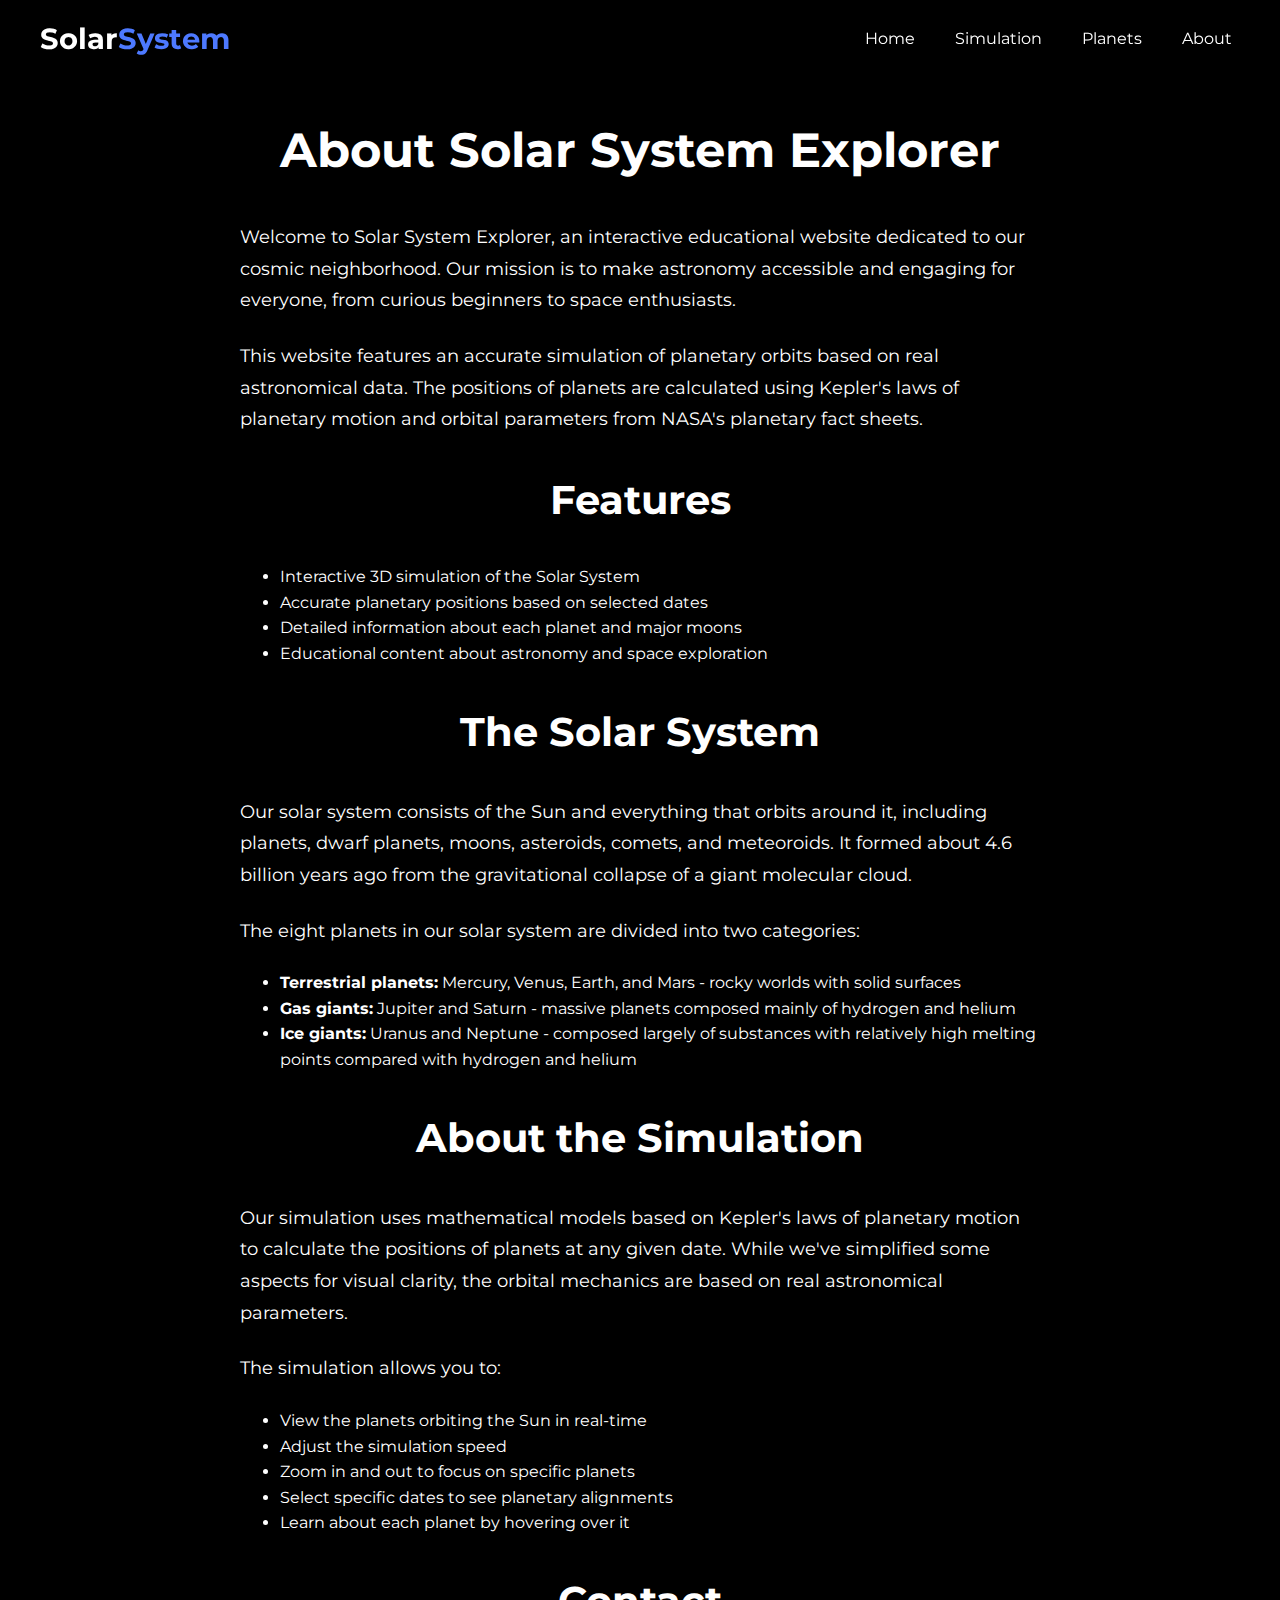
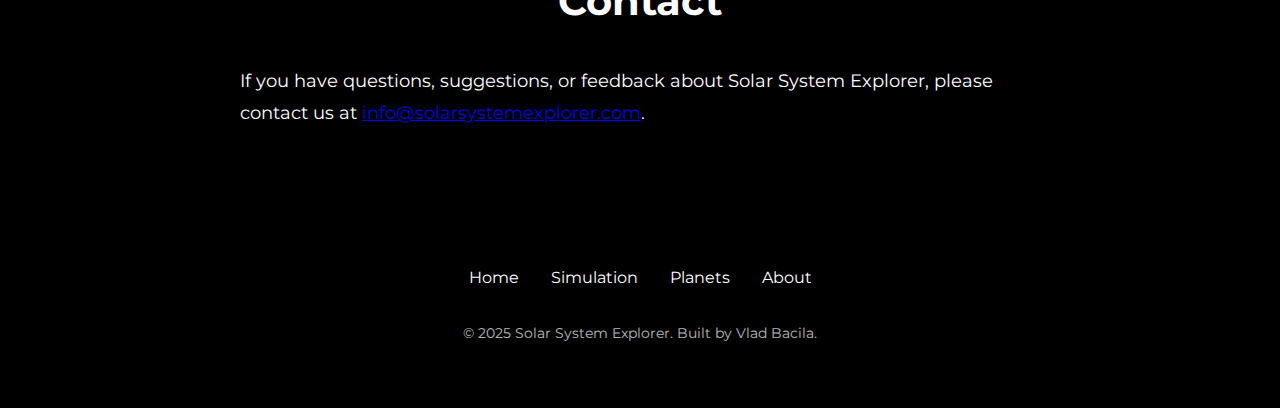
<file: about.html>
<!DOCTYPE html>
<html lang="en">
<head>
    <meta charset="UTF-8">
    <meta name="viewport" content="width=device-width, initial-scale=1.0">
    <title>About | Solar System Explorer</title>
    <link href="https://fonts.googleapis.com/css2?family=Montserrat:wght@400;500;700&display=swap" rel="stylesheet">
    <link rel="stylesheet" href="css/styles.css">
</head>
<body>
    <header>
        <div class="header-container">
            <a href="index.html" class="logo">Solar<span>System</span></a>
            <nav>
                <ul>
                    <li><a href="index.html">Home</a></li>
                    <li><a href="simulation.html">Simulation</a></li>
                    <li><a href="planets.html">Planets</a></li>
                    <li><a href="about.html" class="active">About</a></li>
                </ul>
            </nav>
        </div>
    </header>

    <section class="about-content container">
        <h1>About Solar System Explorer</h1>
        
        <p>Welcome to Solar System Explorer, an interactive educational website dedicated to our cosmic neighborhood. Our mission is to make astronomy accessible and engaging for everyone, from curious beginners to space enthusiasts.</p>
        
        <p>This website features an accurate simulation of planetary orbits based on real astronomical data. The positions of planets are calculated using Kepler's laws of planetary motion and orbital parameters from NASA's planetary fact sheets.</p>
        
        <h2>Features</h2>
        <ul>
            <li>Interactive 3D simulation of the Solar System</li>
            <li>Accurate planetary positions based on selected dates</li>
            <li>Detailed information about each planet and major moons</li>
            <li>Educational content about astronomy and space exploration</li>
        </ul>
        
        <h2>The Solar System</h2>
        <p>Our solar system consists of the Sun and everything that orbits around it, including planets, dwarf planets, moons, asteroids, comets, and meteoroids. It formed about 4.6 billion years ago from the gravitational collapse of a giant molecular cloud.</p>
        
        <p>The eight planets in our solar system are divided into two categories:</p>
        <ul>
            <li><strong>Terrestrial planets:</strong> Mercury, Venus, Earth, and Mars - rocky worlds with solid surfaces</li>
            <li><strong>Gas giants:</strong> Jupiter and Saturn - massive planets composed mainly of hydrogen and helium</li>
            <li><strong>Ice giants:</strong> Uranus and Neptune - composed largely of substances with relatively high melting points compared with hydrogen and helium</li>
        </ul>
        
        <h2>About the Simulation</h2>
        <p>Our simulation uses mathematical models based on Kepler's laws of planetary motion to calculate the positions of planets at any given date. While we've simplified some aspects for visual clarity, the orbital mechanics are based on real astronomical parameters.</p>
        
        <p>The simulation allows you to:</p>
        <ul>
            <li>View the planets orbiting the Sun in real-time</li>
            <li>Adjust the simulation speed</li>
            <li>Zoom in and out to focus on specific planets</li>
            <li>Select specific dates to see planetary alignments</li>
            <li>Learn about each planet by hovering over it</li>
        </ul>
        
        <h2>Contact</h2>
        <p>If you have questions, suggestions, or feedback about Solar System Explorer, please contact us at <a href="mailto:vladbacila5@gmail.com">info@solarsystemexplorer.com</a>.</p>
    </section>

    <footer>
        <div class="footer-content">
            <div class="footer-links">
                <a href="index.html">Home</a>
                <a href="simulation.html">Simulation</a>
                <a href="planets.html">Planets</a>
                <a href="about.html">About</a>
            </div>
            <p class="copyright">&copy; 2025 Solar System Explorer. Built by Vlad Bacila.</p>
        </div>
    </footer>

    <script src="js/main.js"></script>
</body>
</html>
</file>
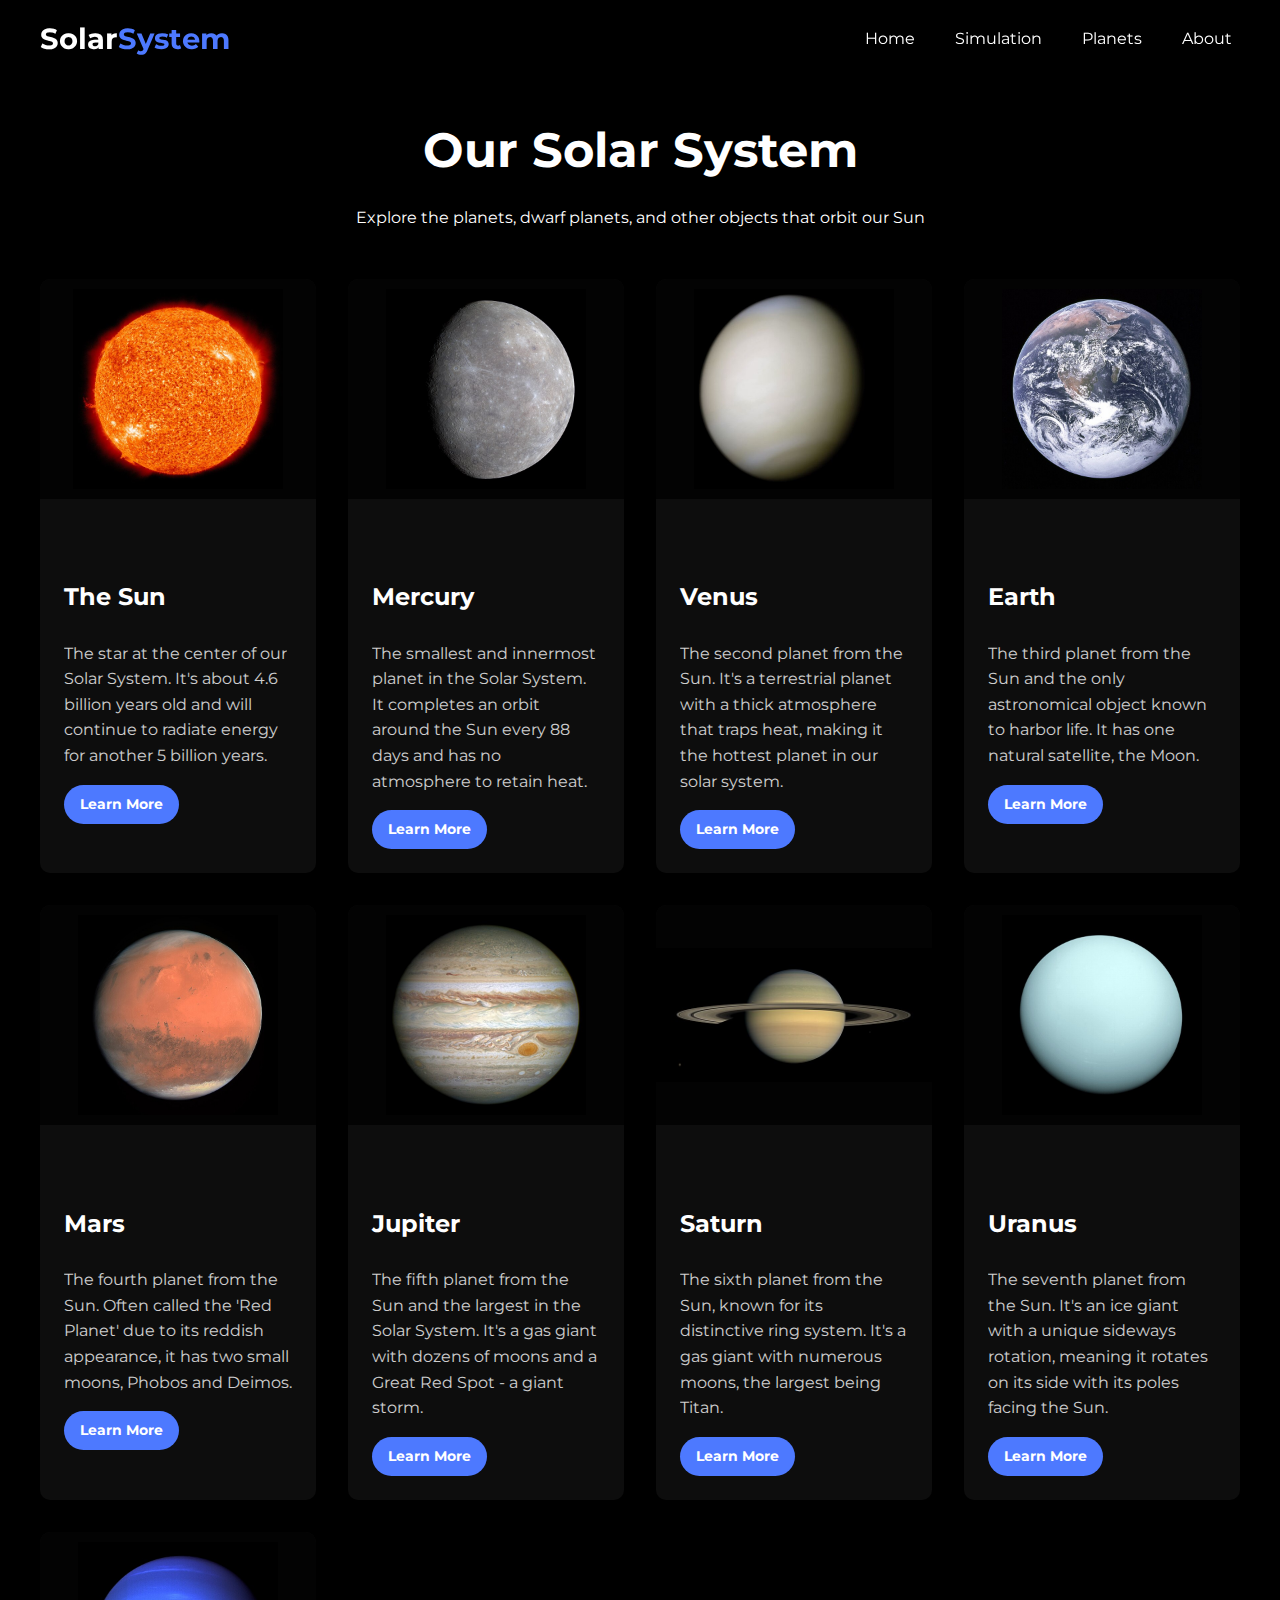
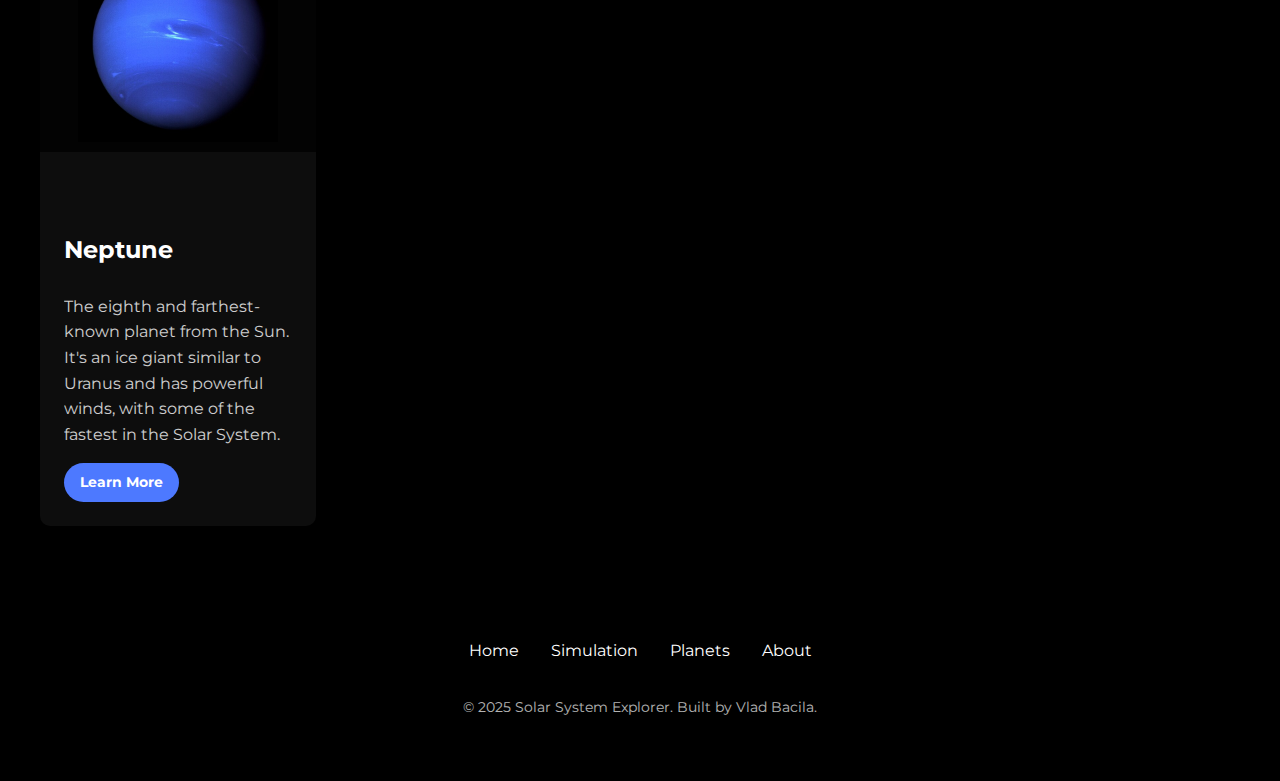
<file: planets.html>
<!DOCTYPE html>
<html lang="en">
<head>
    <meta charset="UTF-8">
    <meta name="viewport" content="width=device-width, initial-scale=1.0">
    <title>Planets | Solar System Explorer</title>
    <link href="https://fonts.googleapis.com/css2?family=Montserrat:wght@400;500;700&display=swap" rel="stylesheet">
    <link rel="stylesheet" href="css/styles.css">
</head>
<body>
    <header>
        <div class="header-container">
            <a href="index.html" class="logo">Solar<span>System</span></a>
            <nav>
                <ul>
                    <li><a href="index.html">Home</a></li>
                    <li><a href="simulation.html">Simulation</a></li>
                    <li><a href="planets.html" class="active">Planets</a></li>
                    <li><a href="about.html">About</a></li>
                </ul>
            </nav>
        </div>
    </header>

    <section class="container planet-detail">
        <div class="planet-header">
            <h1>Our Solar System</h1>
            <p>Explore the planets, dwarf planets, and other objects that orbit our Sun</p>
        </div>

        <div class="planets-grid">
            <div class="planet-card">
                <div class="planet-image">
                    <img src="images/sun.jpg" alt="The Sun" class="planet-img">
                </div>
                <div class="planet-card-content">
                    <h3>The Sun</h3>
                    <p>The star at the center of our Solar System. It's about 4.6 billion years old and will continue to radiate energy for another 5 billion years.</p>
                    <a href="planets/sun.html" class="btn">Learn More</a>
                </div>
            </div>
            <div class="planet-card">
                <div class="planet-image">
                    <img src="images/mercury.jpg" alt="Mercury" class="planet-img">
                </div>
                <div class="planet-card-content">
                    <h3>Mercury</h3>
                    <p>The smallest and innermost planet in the Solar System. It completes an orbit around the Sun every 88 days and has no atmosphere to retain heat.</p>
                    <a href="planets/mercury.html" class="btn">Learn More</a>
                </div>
            </div>
            <div class="planet-card">
                <div class="planet-image">
                    <img src="images/venus.jpg" alt="Venus" class="planet-img">
                </div>
                <div class="planet-card-content">
                    <h3>Venus</h3>
                    <p>The second planet from the Sun. It's a terrestrial planet with a thick atmosphere that traps heat, making it the hottest planet in our solar system.</p>
                    <a href="planets/venus.html" class="btn">Learn More</a>
                </div>
            </div>
            <div class="planet-card">
                <div class="planet-image">
                    <img src="images/earth.jpg" alt="Earth" class="planet-img">
                </div>
                <div class="planet-card-content">
                    <h3>Earth</h3>
                    <p>The third planet from the Sun and the only astronomical object known to harbor life. It has one natural satellite, the Moon.</p>
                    <a href="planets/earth.html" class="btn">Learn More</a>
                </div>
            </div>
            <div class="planet-card">
                <div class="planet-image">
                    <img src="images/mars.jpg" alt="Mars" class="planet-img">
                </div>
                <div class="planet-card-content">
                    <h3>Mars</h3>
                    <p>The fourth planet from the Sun. Often called the 'Red Planet' due to its reddish appearance, it has two small moons, Phobos and Deimos.</p>
                    <a href="planets/mars.html" class="btn">Learn More</a>
                </div>
            </div>
            <div class="planet-card">
                <div class="planet-image">
                    <img src="images/jupiter.jpg" alt="Jupiter" class="planet-img">
                </div>
                <div class="planet-card-content">
                    <h3>Jupiter</h3>
                    <p>The fifth planet from the Sun and the largest in the Solar System. It's a gas giant with dozens of moons and a Great Red Spot - a giant storm.</p>
                    <a href="planets/jupiter.html" class="btn">Learn More</a>
                </div>
            </div>
            <div class="planet-card">
                <div class="planet-image">
                    <img src="images/saturn.jpg" alt="Saturn" class="planet-img">
                </div>
                <div class="planet-card-content">
                    <h3>Saturn</h3>
                    <p>The sixth planet from the Sun, known for its distinctive ring system. It's a gas giant with numerous moons, the largest being Titan.</p>
                    <a href="planets/saturn.html" class="btn">Learn More</a>
                </div>
            </div>
            <div class="planet-card">
                <div class="planet-image">
                    <img src="images/uranus.jpg" alt="Uranus" class="planet-img">
                </div>
                <div class="planet-card-content">
                    <h3>Uranus</h3>
                    <p>The seventh planet from the Sun. It's an ice giant with a unique sideways rotation, meaning it rotates on its side with its poles facing the Sun.</p>
                    <a href="planets/uranus.html" class="btn">Learn More</a>
                </div>
            </div>
            <div class="planet-card">
                <div class="planet-image">
                    <img src="images/neptune.jpg" alt="Neptune" class="planet-img">
                </div>
                <div class="planet-card-content">
                    <h3>Neptune</h3>
                    <p>The eighth and farthest-known planet from the Sun. It's an ice giant similar to Uranus and has powerful winds, with some of the fastest in the Solar System.</p>
                    <a href="planets/neptune.html" class="btn">Learn More</a>
                </div>
            </div>
        </div>
    </section>

    <footer>
        <div class="footer-content">
            <div class="footer-links">
                <a href="index.html">Home</a>
                <a href="simulation.html">Simulation</a>
                <a href="planets.html">Planets</a>
                <a href="about.html">About</a>
            </div>
            <p class="copyright">&copy; 2025 Solar System Explorer. Built by Vlad Bacila.</p>
        </div>
    </footer>

    <script src="js/main.js"></script>
</body>
</html>
</file>
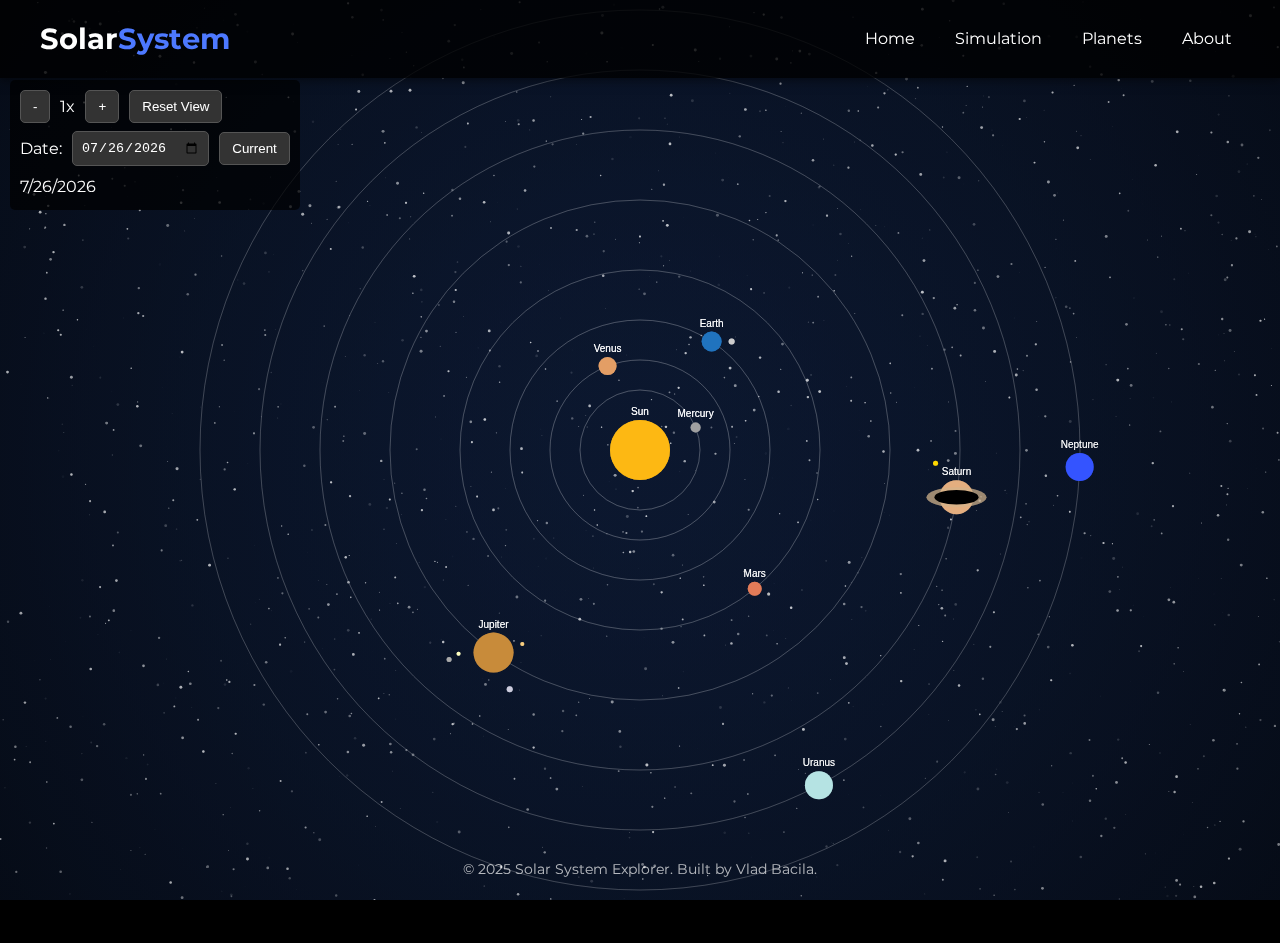
<file: simulation.html>
<!DOCTYPE html>
<html lang="en">
<head>
    <meta charset="UTF-8">
    <meta name="viewport" content="width=device-width, initial-scale=1.0">
    <title>Solar System Simulation | Solar System Explorer</title>
    <link href="https://fonts.googleapis.com/css2?family=Montserrat:wght@400;500;700&display=swap" rel="stylesheet">
    <link rel="stylesheet" href="css/styles.css">
</head>
<body>
    <header>
        <div class="header-container">
            <a href="index.html" class="logo">Solar<span>System</span></a>
            <nav>
                <ul>
                    <li><a href="index.html">Home</a></li>
                    <li><a href="simulation.html" class="active">Simulation</a></li>
                    <li><a href="planets.html">Planets</a></li>
                    <li><a href="about.html">About</a></li>
                </ul>
            </nav>
        </div>
    </header>

    <div class="simulation-container">
        <canvas id="solarSystem"></canvas>
        
        <div class="controls">
            <div class="control-row">
                <button id="speedDown">-</button>
                <span id="speedDisplay">1x</span>
                <button id="speedUp">+</button>
                <button id="resetView">Reset View</button>
            </div>
            <div class="control-row">
                <label for="dateSelector">Date:</label>
                <input type="date" id="dateSelector">
                <button id="setCurrentDate">Current</button>
            </div>
            <div id="currentDate"></div>
        </div>
        
        <div class="planet-info" id="planetInfo">
            <h3 id="planetName"></h3>
            <p id="planetDescription"></p>
        </div>
    </div>

    <footer>
        <div class="footer-content">
            <div class="footer-links">
                <a href="index.html">Home</a>
                <a href="simulation.html">Simulation</a>
                <a href="planets.html">Planets</a>
                <a href="about.html">About</a>
            </div>
            <p class="copyright">&copy; 2025 Solar System Explorer. Built by Vlad Bacila.</p>
        </div>
    </footer>

    <script src="js/simulation.js"></script>
    <script>
        // Combine the two simulation JS files
        document.addEventListener('DOMContentLoaded', function() {
            // Wait for the simulation.js to load, then load the second part
            const script = document.createElement('script');
            script.src = 'js/simulation-part2.js';
            script.onload = function() {
                // Initialize the simulation after both scripts are loaded
                if (typeof initSimulation === 'function') {
                    initSimulation();
                } else if (window.SolarSystem && typeof window.SolarSystem.initSimulation === 'function') {
                    window.SolarSystem.initSimulation();
                }
            };
            document.body.appendChild(script);
        });
    </script>
</body>
</html>
</file>
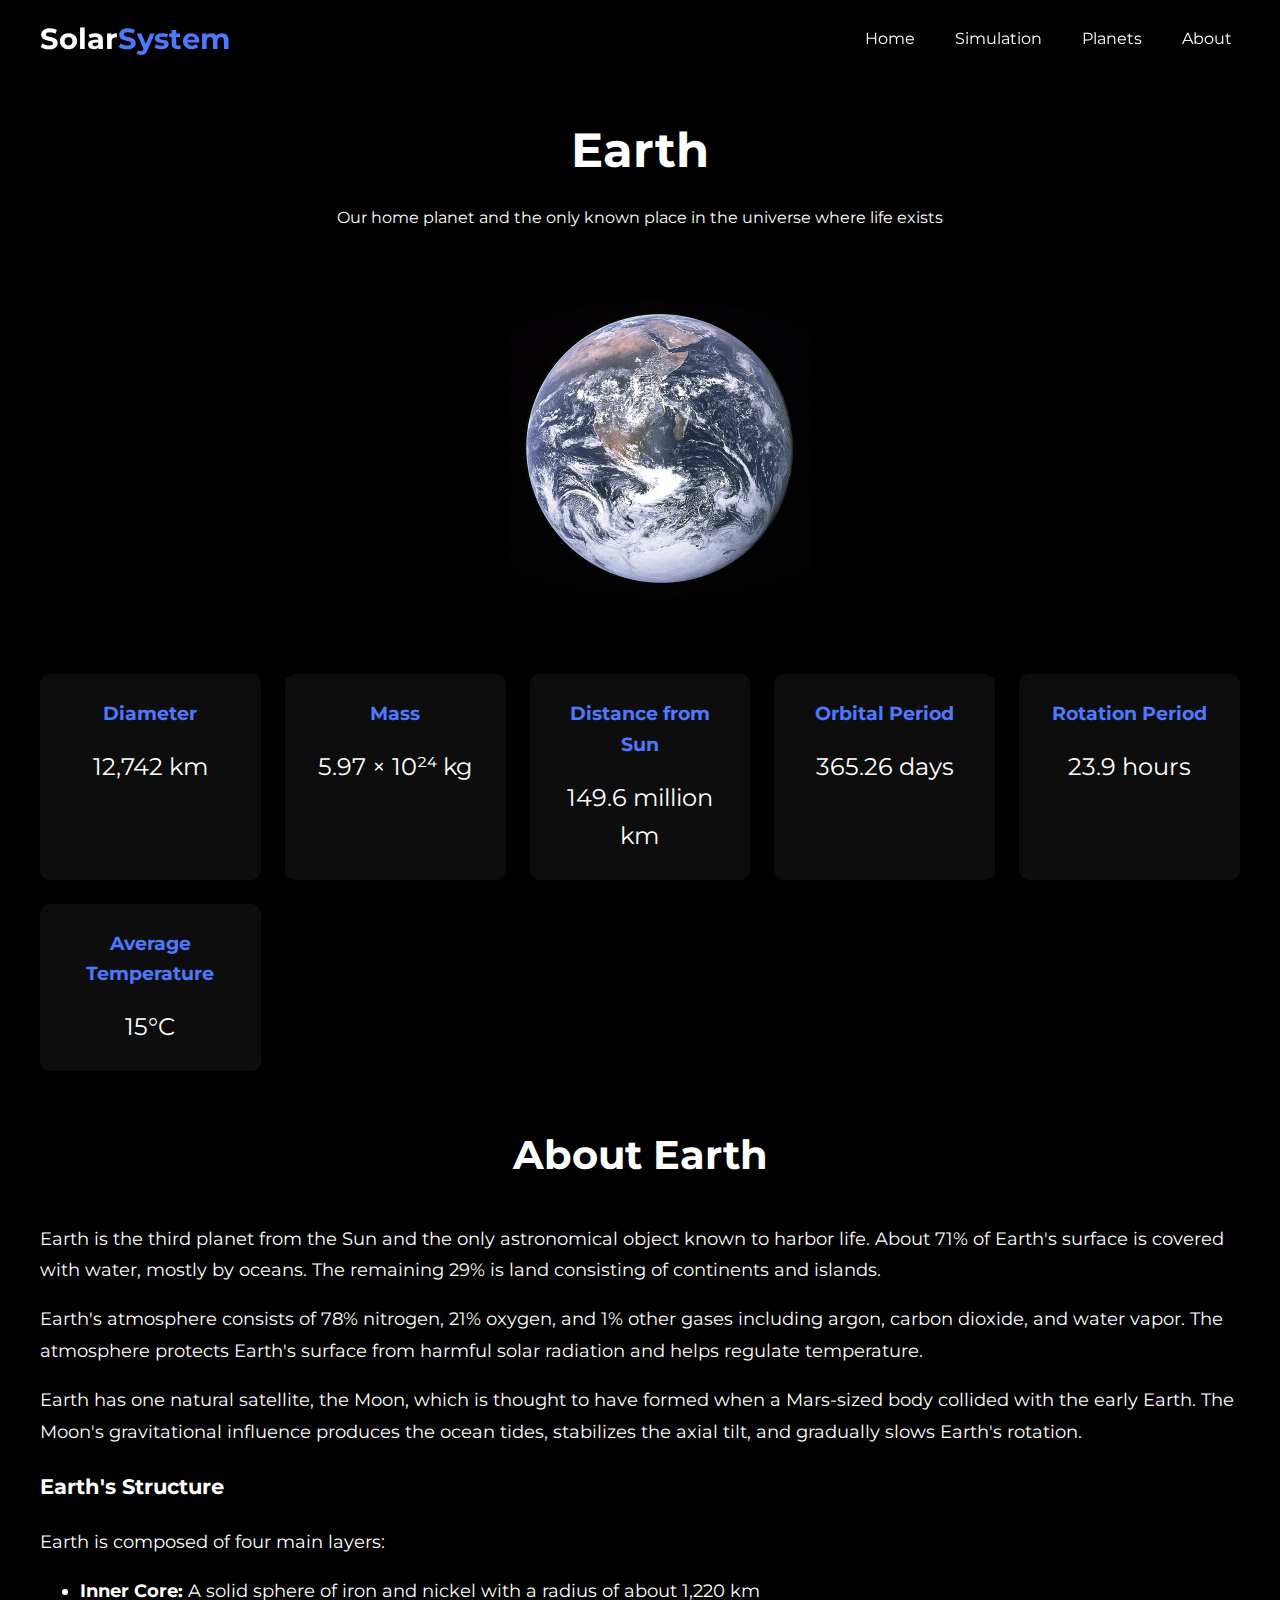
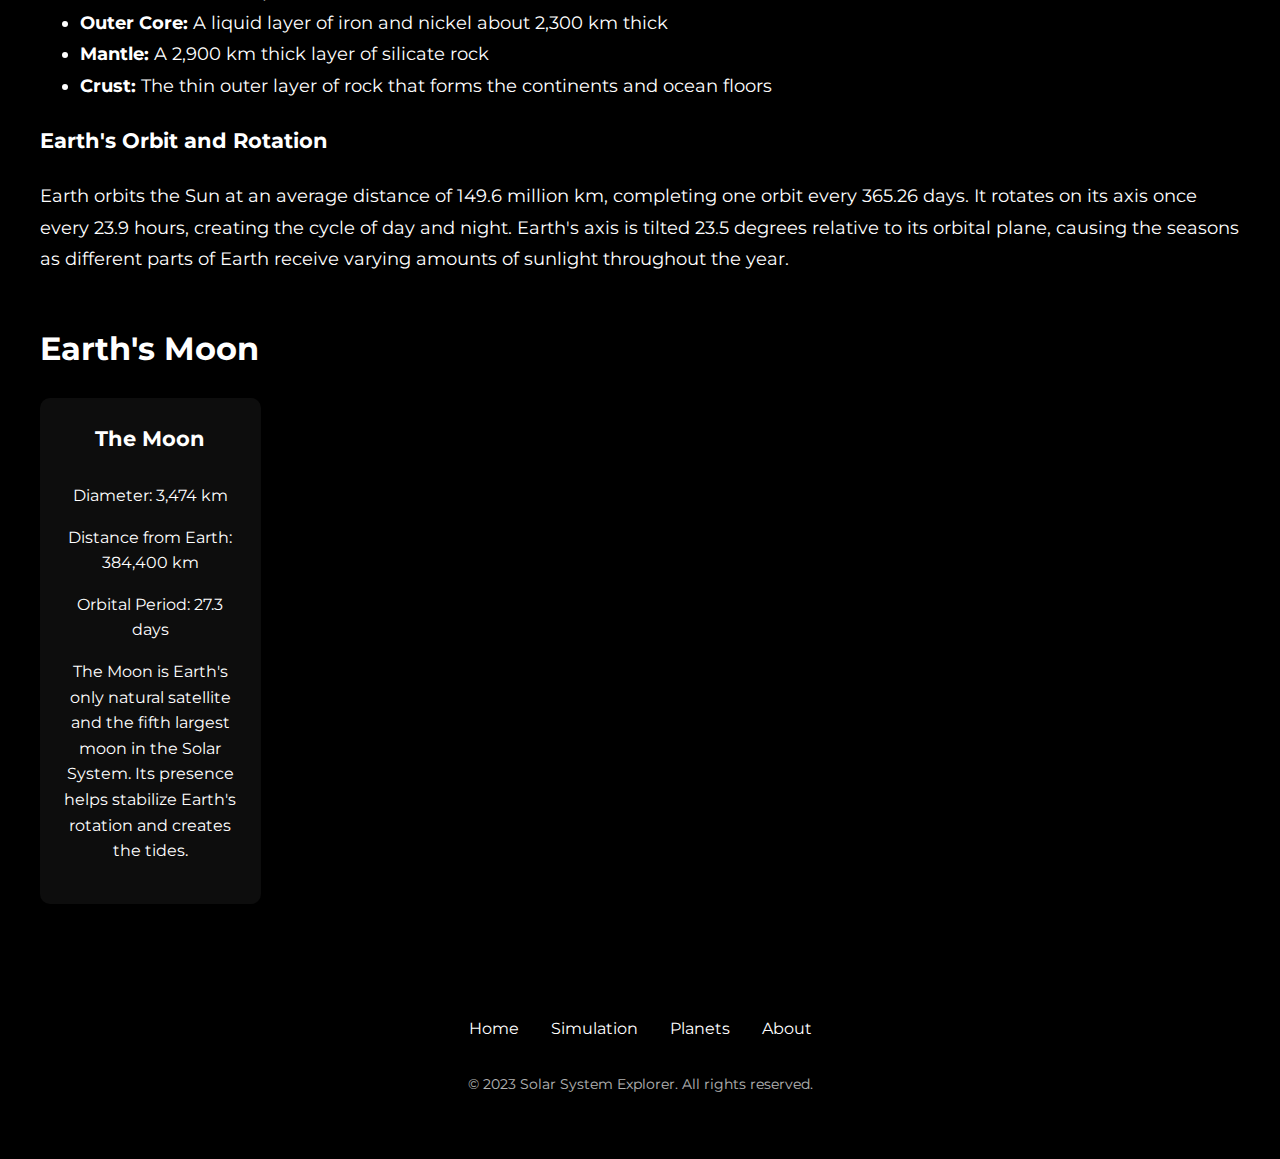
<file: planets/earth.html>
<!DOCTYPE html>
<html lang="en">
<head>
    <meta charset="UTF-8">
    <meta name="viewport" content="width=device-width, initial-scale=1.0">
    <title>Earth | Solar System Explorer</title>
    <link href="https://fonts.googleapis.com/css2?family=Montserrat:wght@400;500;700&display=swap" rel="stylesheet">
    <link rel="stylesheet" href="../css/styles.css">
</head>
<body>
    <header>
        <div class="header-container">
            <a href="../index.html" class="logo">Solar<span>System</span></a>
            <nav>
                <ul>
                    <li><a href="../index.html">Home</a></li>
                    <li><a href="../simulation.html">Simulation</a></li>
                    <li><a href="../planets.html" class="active">Planets</a></li>
                    <li><a href="../about.html">About</a></li>
                </ul>
            </nav>
        </div>
    </header>

    <section class="container planet-detail">
        <div class="planet-header">
            <h1>Earth</h1>
            <p>Our home planet and the only known place in the universe where life exists</p>
        </div>

        <div class="planet-image">
            <img src="../images/earth.jpg" alt="Earth" style="width: 100%; height: 300px; object-fit: contain; border-radius: 50%; background-color: rgba(0, 0, 0, 0.7); padding: 20px;">
        </div>

        <div class="planet-stats">
            <div class="stat-card">
                <h3>Diameter</h3>
                <p>12,742 km</p>
            </div>
            <div class="stat-card">
                <h3>Mass</h3>
                <p>5.97 × 10²⁴ kg</p>
            </div>
            <div class="stat-card">
                <h3>Distance from Sun</h3>
                <p>149.6 million km</p>
            </div>
            <div class="stat-card">
                <h3>Orbital Period</h3>
                <p>365.26 days</p>
            </div>
            <div class="stat-card">
                <h3>Rotation Period</h3>
                <p>23.9 hours</p>
            </div>
            <div class="stat-card">
                <h3>Average Temperature</h3>
                <p>15°C</p>
            </div>
        </div>

        <div class="planet-description">
            <h2>About Earth</h2>
            <p>Earth is the third planet from the Sun and the only astronomical object known to harbor life. About 71% of Earth's surface is covered with water, mostly by oceans. The remaining 29% is land consisting of continents and islands.</p>
            
            <p>Earth's atmosphere consists of 78% nitrogen, 21% oxygen, and 1% other gases including argon, carbon dioxide, and water vapor. The atmosphere protects Earth's surface from harmful solar radiation and helps regulate temperature.</p>
            
            <p>Earth has one natural satellite, the Moon, which is thought to have formed when a Mars-sized body collided with the early Earth. The Moon's gravitational influence produces the ocean tides, stabilizes the axial tilt, and gradually slows Earth's rotation.</p>
            
            <h3>Earth's Structure</h3>
            <p>Earth is composed of four main layers:</p>
            <ul>
                <li><strong>Inner Core:</strong> A solid sphere of iron and nickel with a radius of about 1,220 km</li>
                <li><strong>Outer Core:</strong> A liquid layer of iron and nickel about 2,300 km thick</li>
                <li><strong>Mantle:</strong> A 2,900 km thick layer of silicate rock</li>
                <li><strong>Crust:</strong> The thin outer layer of rock that forms the continents and ocean floors</li>
            </ul>
            
            <h3>Earth's Orbit and Rotation</h3>
            <p>Earth orbits the Sun at an average distance of 149.6 million km, completing one orbit every 365.26 days. It rotates on its axis once every 23.9 hours, creating the cycle of day and night. Earth's axis is tilted 23.5 degrees relative to its orbital plane, causing the seasons as different parts of Earth receive varying amounts of sunlight throughout the year.</p>
        </div>

        <div class="moons-section">
            <h3>Earth's Moon</h3>
            <div class="moons-grid">
                <div class="moon-card">
                    <h4>The Moon</h4>
                    <p>Diameter: 3,474 km</p>
                    <p>Distance from Earth: 384,400 km</p>
                    <p>Orbital Period: 27.3 days</p>
                    <p>The Moon is Earth's only natural satellite and the fifth largest moon in the Solar System. Its presence helps stabilize Earth's rotation and creates the tides.</p>
                </div>
            </div>
        </div>
    </section>

    <footer>
        <div class="footer-content">
            <div class="footer-links">
                <a href="../index.html">Home</a>
                <a href="../simulation.html">Simulation</a>
                <a href="../planets.html">Planets</a>
                <a href="../about.html">About</a>
            </div>
            <p class="copyright">&copy; 2023 Solar System Explorer. All rights reserved.</p>
        </div>
    </footer>

    <script src="../js/main.js"></script>
</body>
</html>
</file>
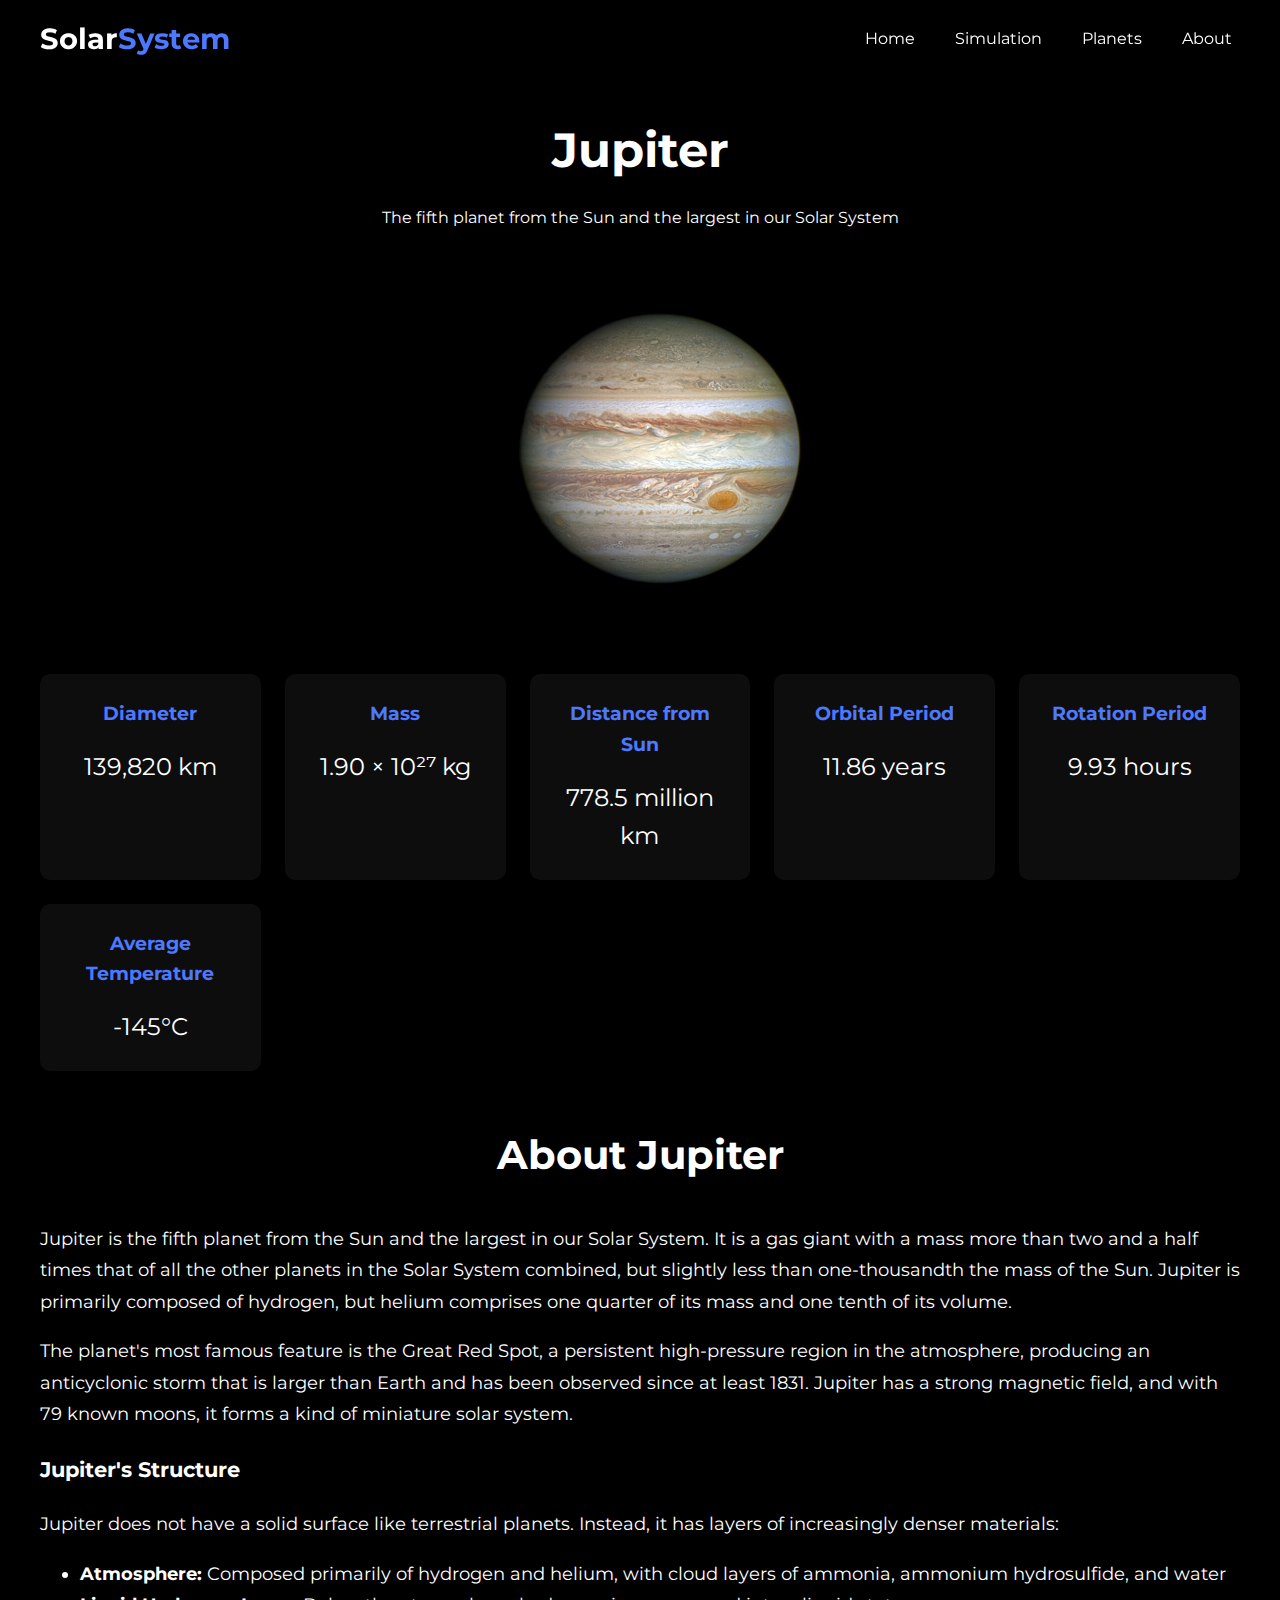
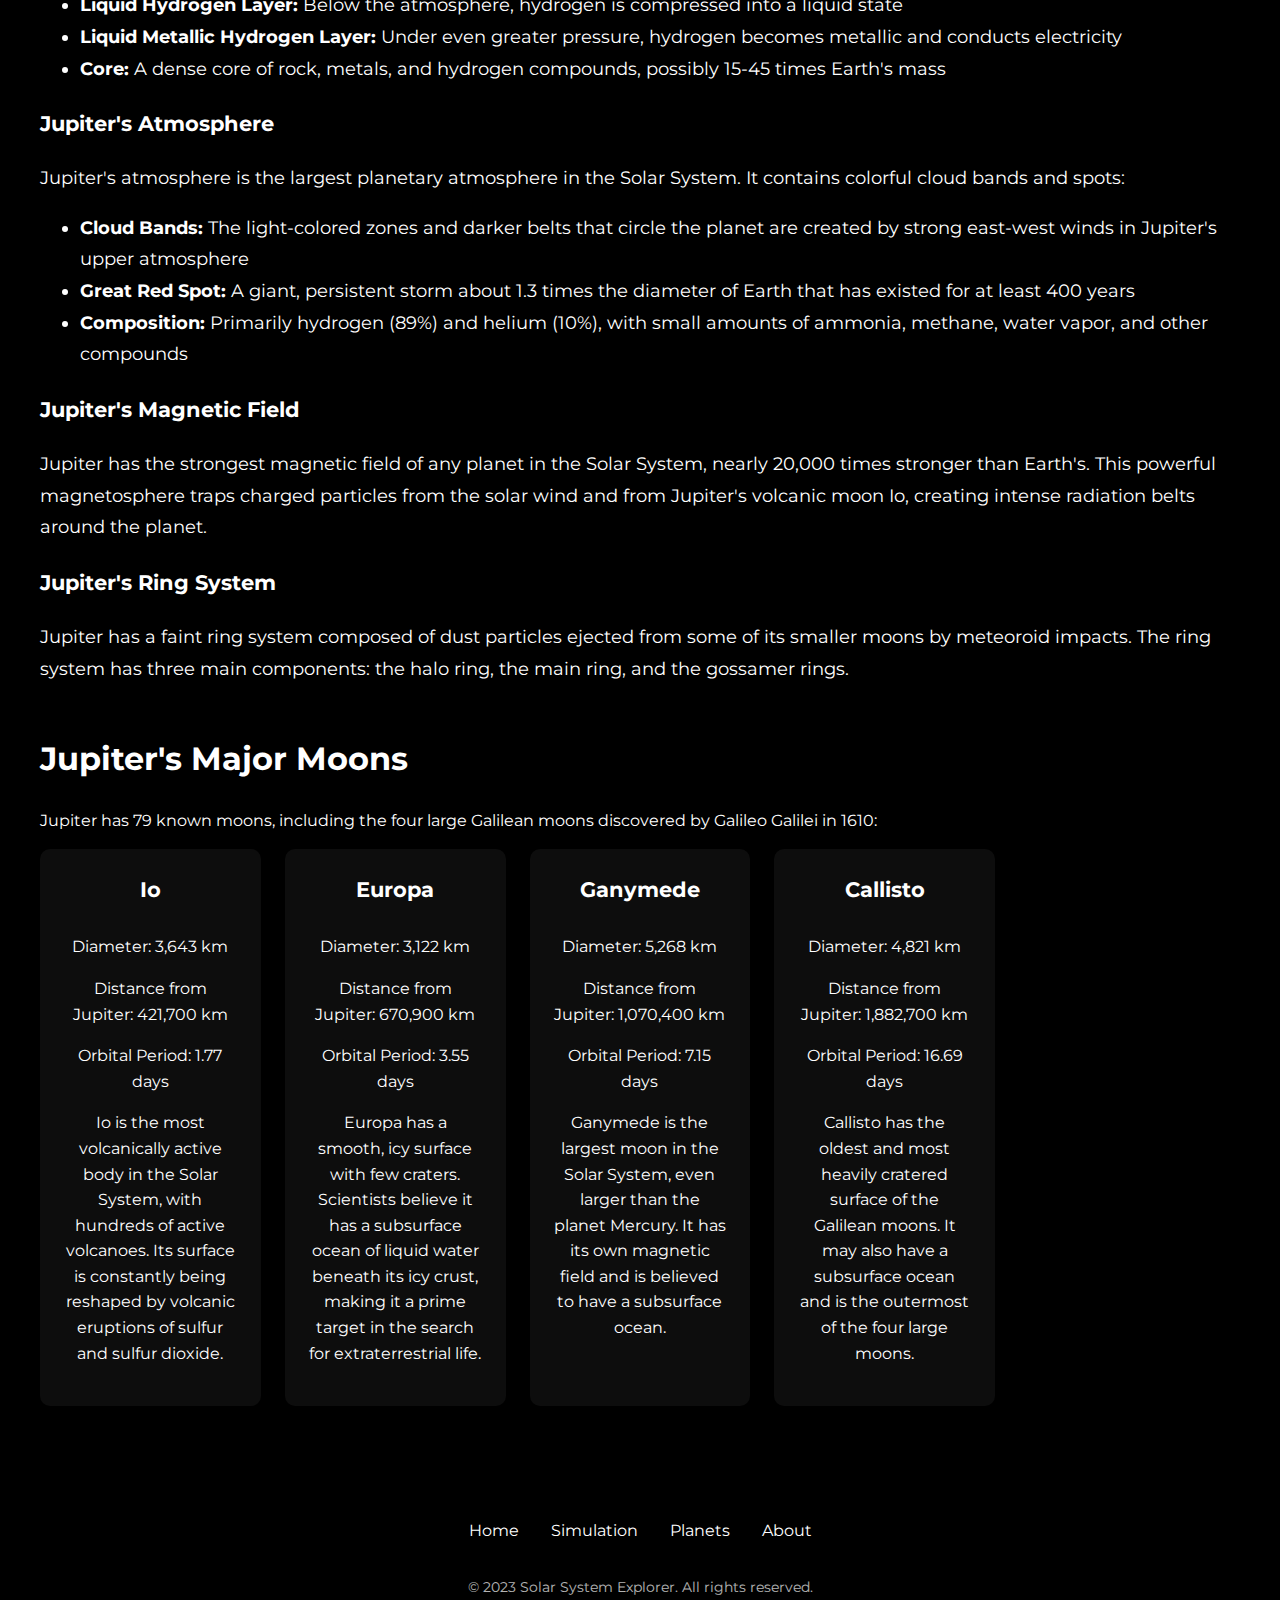
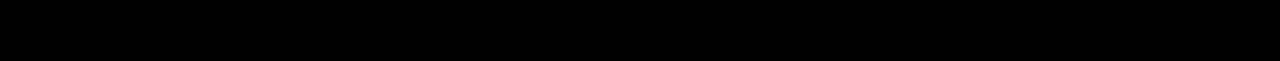
<file: planets/jupiter.html>
<!DOCTYPE html>
<html lang="en">
<head>
    <meta charset="UTF-8">
    <meta name="viewport" content="width=device-width, initial-scale=1.0">
    <title>Jupiter | Solar System Explorer</title>
    <link href="https://fonts.googleapis.com/css2?family=Montserrat:wght@400;500;700&display=swap" rel="stylesheet">
    <link rel="stylesheet" href="../css/styles.css">
</head>
<body>
    <header>
        <div class="header-container">
            <a href="../index.html" class="logo">Solar<span>System</span></a>
            <nav>
                <ul>
                    <li><a href="../index.html">Home</a></li>
                    <li><a href="../simulation.html">Simulation</a></li>
                    <li><a href="../planets.html" class="active">Planets</a></li>
                    <li><a href="../about.html">About</a></li>
                </ul>
            </nav>
        </div>
    </header>

    <section class="container planet-detail">
        <div class="planet-header">
            <h1>Jupiter</h1>
            <p>The fifth planet from the Sun and the largest in our Solar System</p>
        </div>

        <div class="planet-image">
            <img src="../images/jupiter.jpg" alt="Jupiter" style="width: 100%; height: 300px; object-fit: contain; border-radius: 50%; background-color: rgba(0, 0, 0, 0.7); padding: 20px;">
        </div>

        <div class="planet-stats">
            <div class="stat-card">
                <h3>Diameter</h3>
                <p>139,820 km</p>
            </div>
            <div class="stat-card">
                <h3>Mass</h3>
                <p>1.90 × 10²⁷ kg</p>
            </div>
            <div class="stat-card">
                <h3>Distance from Sun</h3>
                <p>778.5 million km</p>
            </div>
            <div class="stat-card">
                <h3>Orbital Period</h3>
                <p>11.86 years</p>
            </div>
            <div class="stat-card">
                <h3>Rotation Period</h3>
                <p>9.93 hours</p>
            </div>
            <div class="stat-card">
                <h3>Average Temperature</h3>
                <p>-145°C</p>
            </div>
        </div>

        <div class="planet-description">
            <h2>About Jupiter</h2>
            <p>Jupiter is the fifth planet from the Sun and the largest in our Solar System. It is a gas giant with a mass more than two and a half times that of all the other planets in the Solar System combined, but slightly less than one-thousandth the mass of the Sun. Jupiter is primarily composed of hydrogen, but helium comprises one quarter of its mass and one tenth of its volume.</p>
            
            <p>The planet's most famous feature is the Great Red Spot, a persistent high-pressure region in the atmosphere, producing an anticyclonic storm that is larger than Earth and has been observed since at least 1831. Jupiter has a strong magnetic field, and with 79 known moons, it forms a kind of miniature solar system.</p>
            
            <h3>Jupiter's Structure</h3>
            <p>Jupiter does not have a solid surface like terrestrial planets. Instead, it has layers of increasingly denser materials:</p>
            <ul>
                <li><strong>Atmosphere:</strong> Composed primarily of hydrogen and helium, with cloud layers of ammonia, ammonium hydrosulfide, and water</li>
                <li><strong>Liquid Hydrogen Layer:</strong> Below the atmosphere, hydrogen is compressed into a liquid state</li>
                <li><strong>Liquid Metallic Hydrogen Layer:</strong> Under even greater pressure, hydrogen becomes metallic and conducts electricity</li>
                <li><strong>Core:</strong> A dense core of rock, metals, and hydrogen compounds, possibly 15-45 times Earth's mass</li>
            </ul>
            
            <h3>Jupiter's Atmosphere</h3>
            <p>Jupiter's atmosphere is the largest planetary atmosphere in the Solar System. It contains colorful cloud bands and spots:</p>
            <ul>
                <li><strong>Cloud Bands:</strong> The light-colored zones and darker belts that circle the planet are created by strong east-west winds in Jupiter's upper atmosphere</li>
                <li><strong>Great Red Spot:</strong> A giant, persistent storm about 1.3 times the diameter of Earth that has existed for at least 400 years</li>
                <li><strong>Composition:</strong> Primarily hydrogen (89%) and helium (10%), with small amounts of ammonia, methane, water vapor, and other compounds</li>
            </ul>
            
            <h3>Jupiter's Magnetic Field</h3>
            <p>Jupiter has the strongest magnetic field of any planet in the Solar System, nearly 20,000 times stronger than Earth's. This powerful magnetosphere traps charged particles from the solar wind and from Jupiter's volcanic moon Io, creating intense radiation belts around the planet.</p>
            
            <h3>Jupiter's Ring System</h3>
            <p>Jupiter has a faint ring system composed of dust particles ejected from some of its smaller moons by meteoroid impacts. The ring system has three main components: the halo ring, the main ring, and the gossamer rings.</p>
        </div>

        <div class="moons-section">
            <h3>Jupiter's Major Moons</h3>
            <p>Jupiter has 79 known moons, including the four large Galilean moons discovered by Galileo Galilei in 1610:</p>
            <div class="moons-grid">
                <div class="moon-card">
                    <h4>Io</h4>
                    <p>Diameter: 3,643 km</p>
                    <p>Distance from Jupiter: 421,700 km</p>
                    <p>Orbital Period: 1.77 days</p>
                    <p>Io is the most volcanically active body in the Solar System, with hundreds of active volcanoes. Its surface is constantly being reshaped by volcanic eruptions of sulfur and sulfur dioxide.</p>
                </div>
                <div class="moon-card">
                    <h4>Europa</h4>
                    <p>Diameter: 3,122 km</p>
                    <p>Distance from Jupiter: 670,900 km</p>
                    <p>Orbital Period: 3.55 days</p>
                    <p>Europa has a smooth, icy surface with few craters. Scientists believe it has a subsurface ocean of liquid water beneath its icy crust, making it a prime target in the search for extraterrestrial life.</p>
                </div>
                <div class="moon-card">
                    <h4>Ganymede</h4>
                    <p>Diameter: 5,268 km</p>
                    <p>Distance from Jupiter: 1,070,400 km</p>
                    <p>Orbital Period: 7.15 days</p>
                    <p>Ganymede is the largest moon in the Solar System, even larger than the planet Mercury. It has its own magnetic field and is believed to have a subsurface ocean.</p>
                </div>
                <div class="moon-card">
                    <h4>Callisto</h4>
                    <p>Diameter: 4,821 km</p>
                    <p>Distance from Jupiter: 1,882,700 km</p>
                    <p>Orbital Period: 16.69 days</p>
                    <p>Callisto has the oldest and most heavily cratered surface of the Galilean moons. It may also have a subsurface ocean and is the outermost of the four large moons.</p>
                </div>
            </div>
        </div>
    </section>

    <footer>
        <div class="footer-content">
            <div class="footer-links">
                <a href="../index.html">Home</a>
                <a href="../simulation.html">Simulation</a>
                <a href="../planets.html">Planets</a>
                <a href="../about.html">About</a>
            </div>
            <p class="copyright">&copy; 2023 Solar System Explorer. All rights reserved.</p>
        </div>
    </footer>

    <script src="../js/main.js"></script>
</body>
</html>
</file>
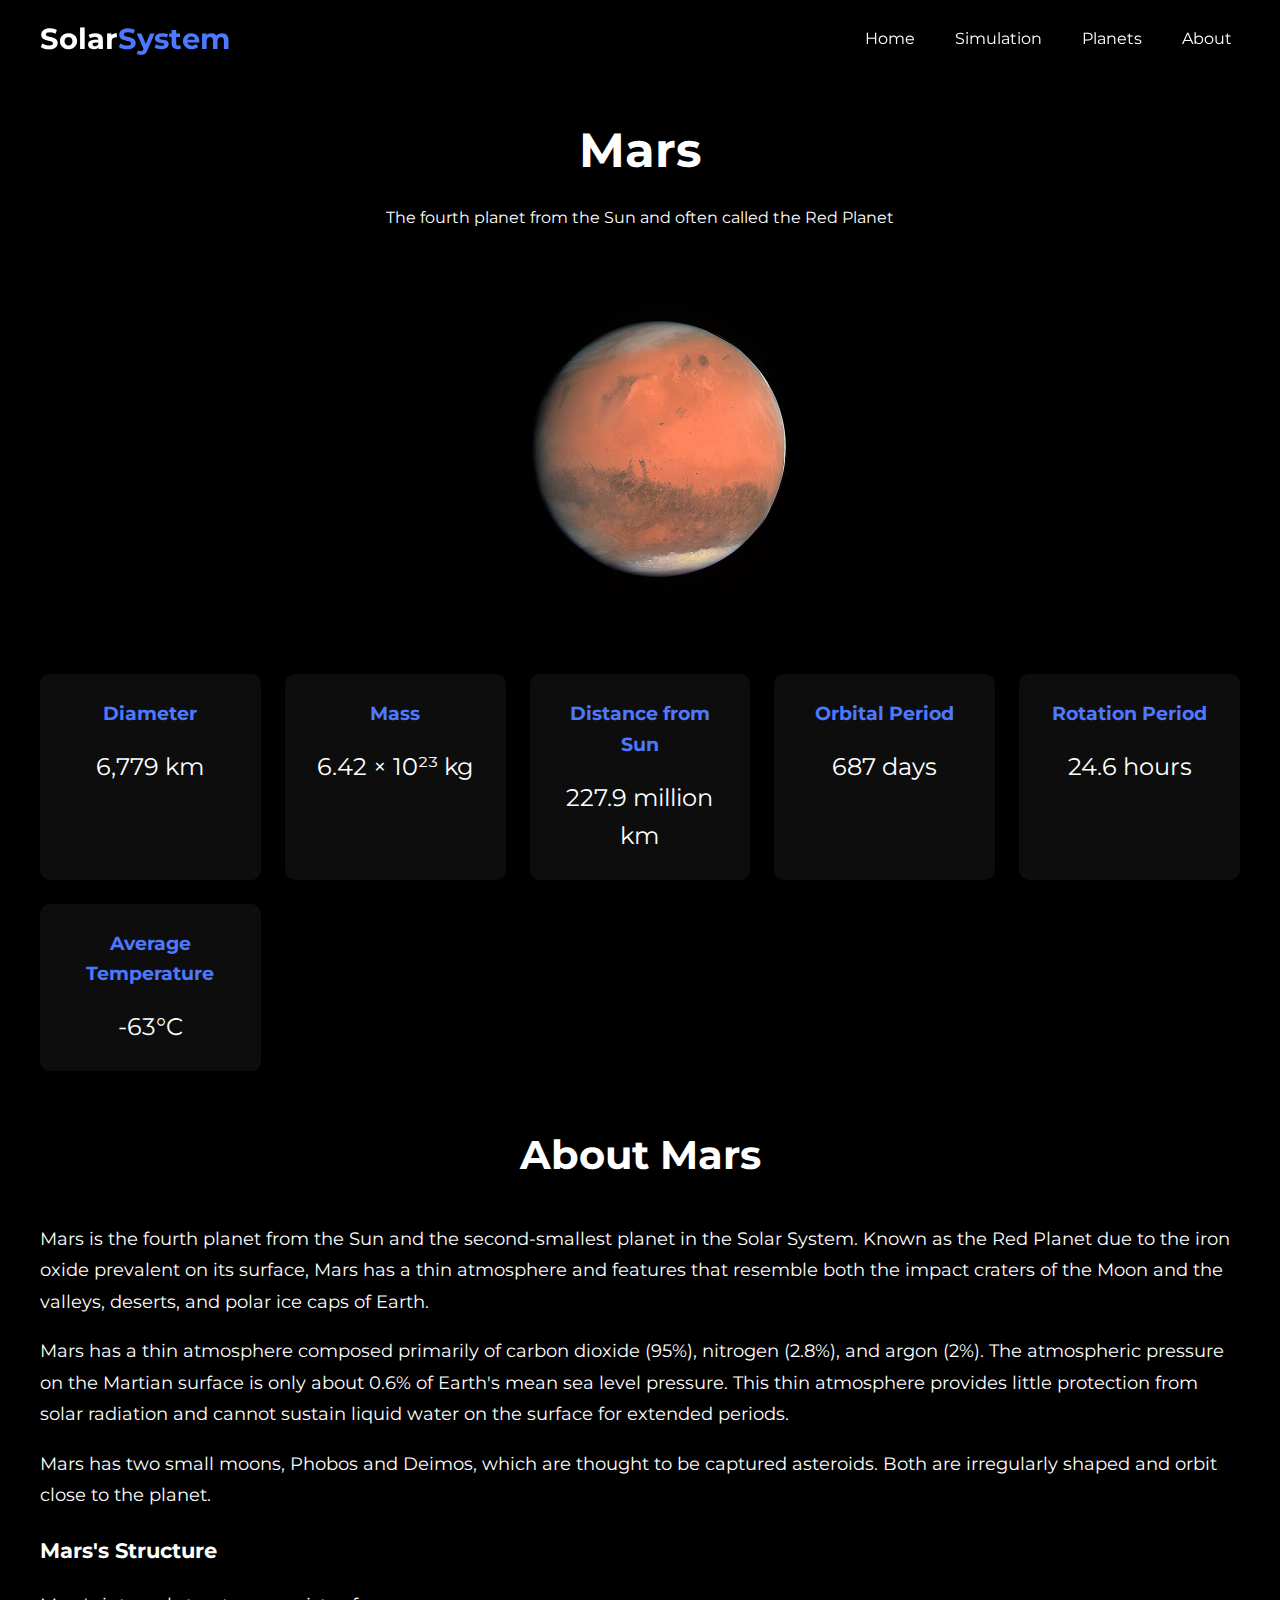
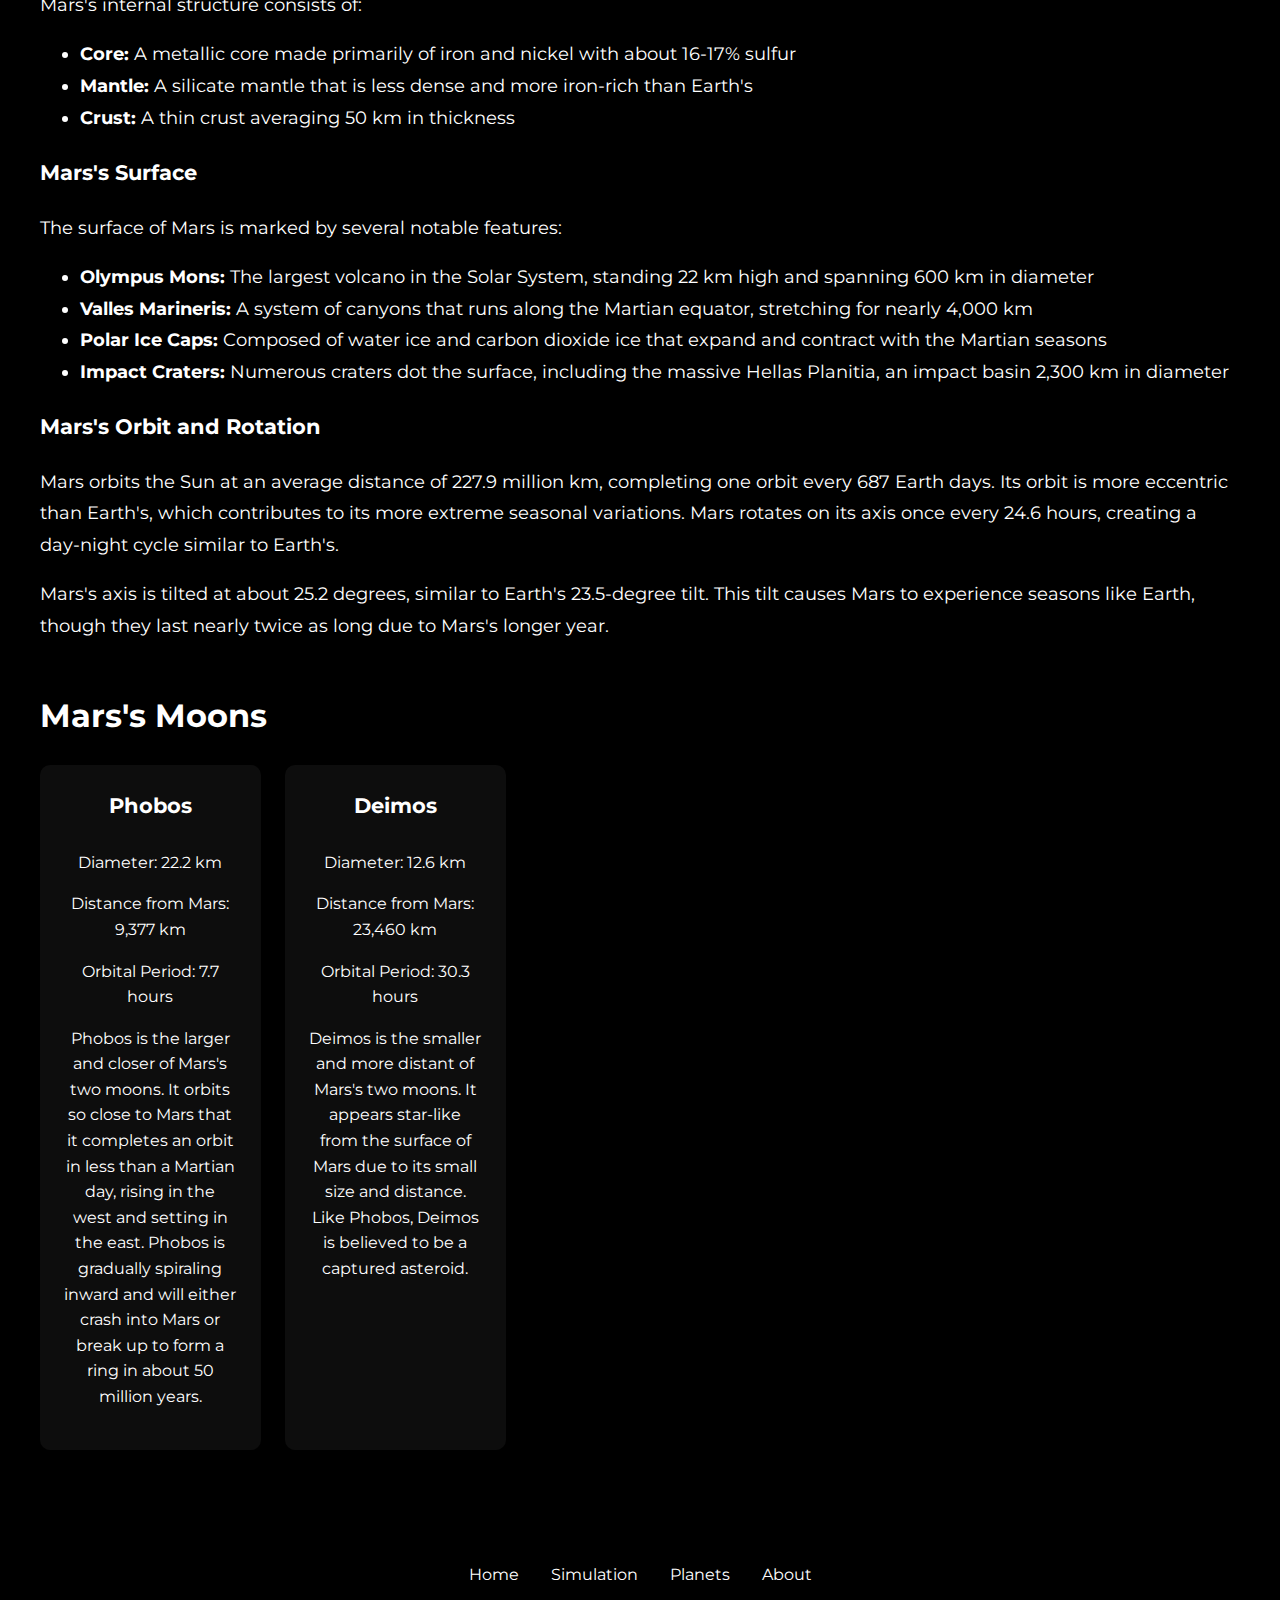
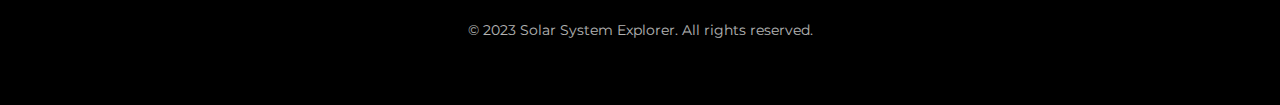
<file: planets/mars.html>
<!DOCTYPE html>
<html lang="en">
<head>
    <meta charset="UTF-8">
    <meta name="viewport" content="width=device-width, initial-scale=1.0">
    <title>Mars | Solar System Explorer</title>
    <link href="https://fonts.googleapis.com/css2?family=Montserrat:wght@400;500;700&display=swap" rel="stylesheet">
    <link rel="stylesheet" href="../css/styles.css">
</head>
<body>
    <header>
        <div class="header-container">
            <a href="../index.html" class="logo">Solar<span>System</span></a>
            <nav>
                <ul>
                    <li><a href="../index.html">Home</a></li>
                    <li><a href="../simulation.html">Simulation</a></li>
                    <li><a href="../planets.html" class="active">Planets</a></li>
                    <li><a href="../about.html">About</a></li>
                </ul>
            </nav>
        </div>
    </header>

    <section class="container planet-detail">
        <div class="planet-header">
            <h1>Mars</h1>
            <p>The fourth planet from the Sun and often called the Red Planet</p>
        </div>

        <div class="planet-image">
            <img src="../images/mars.jpg" alt="Mars" style="width: 100%; height: 300px; object-fit: contain; border-radius: 50%; background-color: rgba(0, 0, 0, 0.7); padding: 20px;">
        </div>

        <div class="planet-stats">
            <div class="stat-card">
                <h3>Diameter</h3>
                <p>6,779 km</p>
            </div>
            <div class="stat-card">
                <h3>Mass</h3>
                <p>6.42 × 10²³ kg</p>
            </div>
            <div class="stat-card">
                <h3>Distance from Sun</h3>
                <p>227.9 million km</p>
            </div>
            <div class="stat-card">
                <h3>Orbital Period</h3>
                <p>687 days</p>
            </div>
            <div class="stat-card">
                <h3>Rotation Period</h3>
                <p>24.6 hours</p>
            </div>
            <div class="stat-card">
                <h3>Average Temperature</h3>
                <p>-63°C</p>
            </div>
        </div>

        <div class="planet-description">
            <h2>About Mars</h2>
            <p>Mars is the fourth planet from the Sun and the second-smallest planet in the Solar System. Known as the Red Planet due to the iron oxide prevalent on its surface, Mars has a thin atmosphere and features that resemble both the impact craters of the Moon and the valleys, deserts, and polar ice caps of Earth.</p>
            
            <p>Mars has a thin atmosphere composed primarily of carbon dioxide (95%), nitrogen (2.8%), and argon (2%). The atmospheric pressure on the Martian surface is only about 0.6% of Earth's mean sea level pressure. This thin atmosphere provides little protection from solar radiation and cannot sustain liquid water on the surface for extended periods.</p>
            
            <p>Mars has two small moons, Phobos and Deimos, which are thought to be captured asteroids. Both are irregularly shaped and orbit close to the planet.</p>
            
            <h3>Mars's Structure</h3>
            <p>Mars's internal structure consists of:</p>
            <ul>
                <li><strong>Core:</strong> A metallic core made primarily of iron and nickel with about 16-17% sulfur</li>
                <li><strong>Mantle:</strong> A silicate mantle that is less dense and more iron-rich than Earth's</li>
                <li><strong>Crust:</strong> A thin crust averaging 50 km in thickness</li>
            </ul>
            
            <h3>Mars's Surface</h3>
            <p>The surface of Mars is marked by several notable features:</p>
            <ul>
                <li><strong>Olympus Mons:</strong> The largest volcano in the Solar System, standing 22 km high and spanning 600 km in diameter</li>
                <li><strong>Valles Marineris:</strong> A system of canyons that runs along the Martian equator, stretching for nearly 4,000 km</li>
                <li><strong>Polar Ice Caps:</strong> Composed of water ice and carbon dioxide ice that expand and contract with the Martian seasons</li>
                <li><strong>Impact Craters:</strong> Numerous craters dot the surface, including the massive Hellas Planitia, an impact basin 2,300 km in diameter</li>
            </ul>
            
            <h3>Mars's Orbit and Rotation</h3>
            <p>Mars orbits the Sun at an average distance of 227.9 million km, completing one orbit every 687 Earth days. Its orbit is more eccentric than Earth's, which contributes to its more extreme seasonal variations. Mars rotates on its axis once every 24.6 hours, creating a day-night cycle similar to Earth's.</p>
            
            <p>Mars's axis is tilted at about 25.2 degrees, similar to Earth's 23.5-degree tilt. This tilt causes Mars to experience seasons like Earth, though they last nearly twice as long due to Mars's longer year.</p>
        </div>

        <div class="moons-section">
            <h3>Mars's Moons</h3>
            <div class="moons-grid">
                <div class="moon-card">
                    <h4>Phobos</h4>
                    <p>Diameter: 22.2 km</p>
                    <p>Distance from Mars: 9,377 km</p>
                    <p>Orbital Period: 7.7 hours</p>
                    <p>Phobos is the larger and closer of Mars's two moons. It orbits so close to Mars that it completes an orbit in less than a Martian day, rising in the west and setting in the east. Phobos is gradually spiraling inward and will either crash into Mars or break up to form a ring in about 50 million years.</p>
                </div>
                <div class="moon-card">
                    <h4>Deimos</h4>
                    <p>Diameter: 12.6 km</p>
                    <p>Distance from Mars: 23,460 km</p>
                    <p>Orbital Period: 30.3 hours</p>
                    <p>Deimos is the smaller and more distant of Mars's two moons. It appears star-like from the surface of Mars due to its small size and distance. Like Phobos, Deimos is believed to be a captured asteroid.</p>
                </div>
            </div>
        </div>
    </section>

    <footer>
        <div class="footer-content">
            <div class="footer-links">
                <a href="../index.html">Home</a>
                <a href="../simulation.html">Simulation</a>
                <a href="../planets.html">Planets</a>
                <a href="../about.html">About</a>
            </div>
            <p class="copyright">&copy; 2023 Solar System Explorer. All rights reserved.</p>
        </div>
    </footer>

    <script src="../js/main.js"></script>
</body>
</html>
</file>
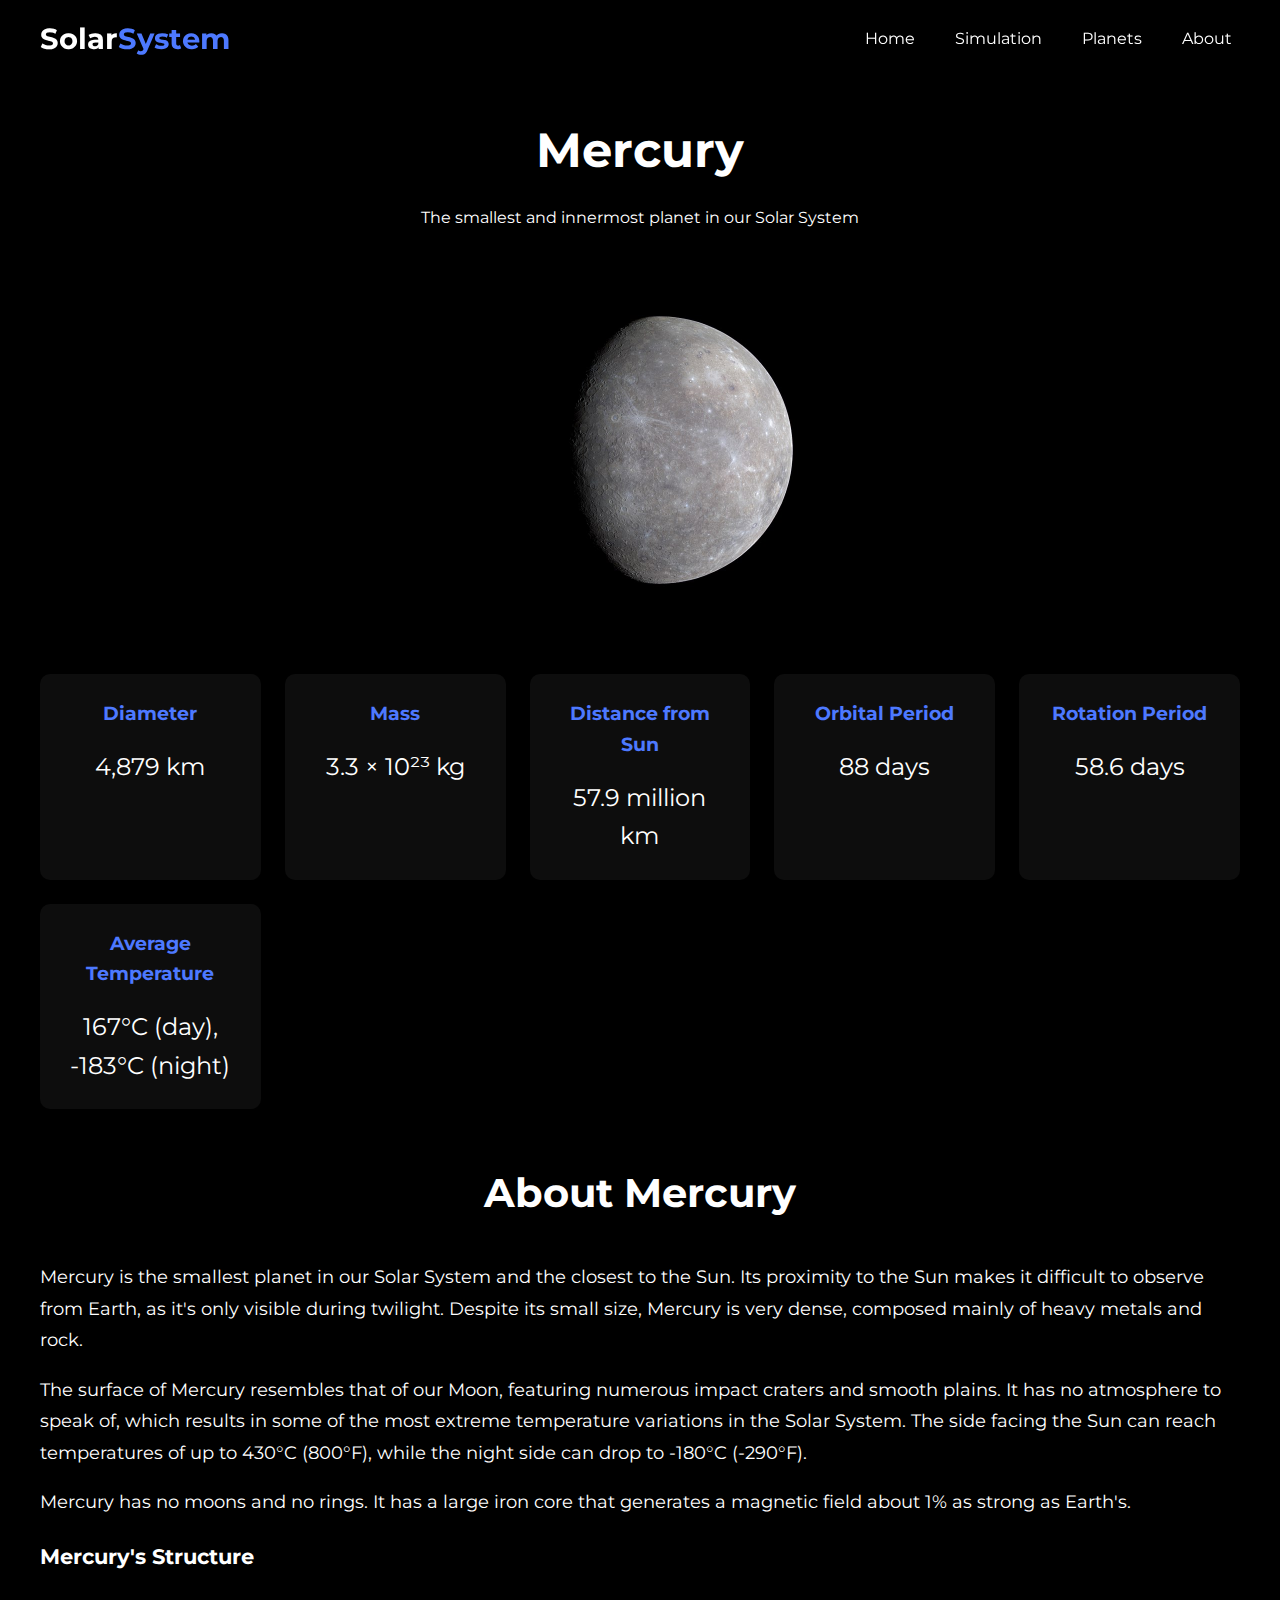
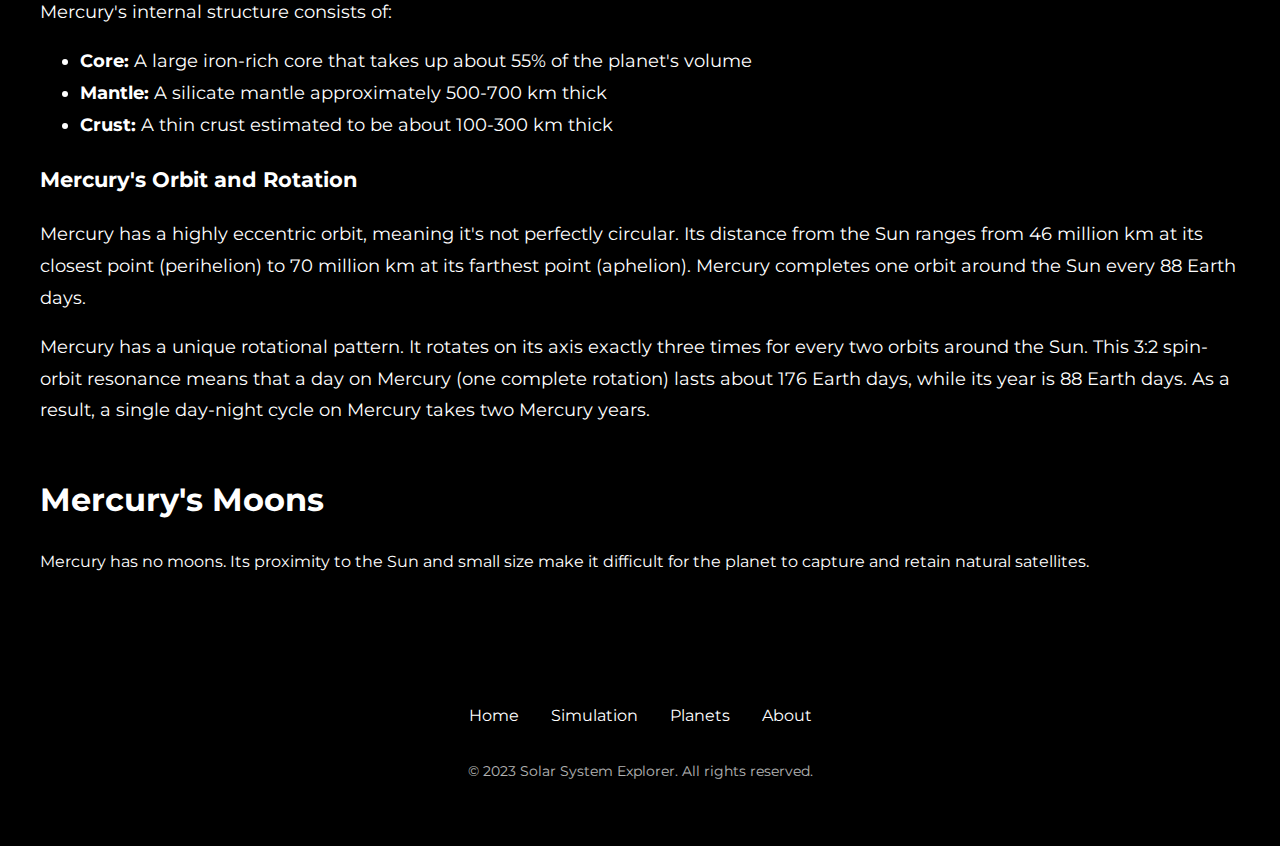
<file: planets/mercury.html>
<!DOCTYPE html>
<html lang="en">
<head>
    <meta charset="UTF-8">
    <meta name="viewport" content="width=device-width, initial-scale=1.0">
    <title>Mercury | Solar System Explorer</title>
    <link href="https://fonts.googleapis.com/css2?family=Montserrat:wght@400;500;700&display=swap" rel="stylesheet">
    <link rel="stylesheet" href="../css/styles.css">
</head>
<body>
    <header>
        <div class="header-container">
            <a href="../index.html" class="logo">Solar<span>System</span></a>
            <nav>
                <ul>
                    <li><a href="../index.html">Home</a></li>
                    <li><a href="../simulation.html">Simulation</a></li>
                    <li><a href="../planets.html" class="active">Planets</a></li>
                    <li><a href="../about.html">About</a></li>
                </ul>
            </nav>
        </div>
    </header>

    <section class="container planet-detail">
        <div class="planet-header">
            <h1>Mercury</h1>
            <p>The smallest and innermost planet in our Solar System</p>
        </div>

        <div class="planet-image">
            <img src="../images/mercury.jpg" alt="Mercury" style="width: 100%; height: 300px; object-fit: contain; border-radius: 50%; background-color: rgba(0, 0, 0, 0.7); padding: 20px;">
        </div>

        <div class="planet-stats">
            <div class="stat-card">
                <h3>Diameter</h3>
                <p>4,879 km</p>
            </div>
            <div class="stat-card">
                <h3>Mass</h3>
                <p>3.3 × 10²³ kg</p>
            </div>
            <div class="stat-card">
                <h3>Distance from Sun</h3>
                <p>57.9 million km</p>
            </div>
            <div class="stat-card">
                <h3>Orbital Period</h3>
                <p>88 days</p>
            </div>
            <div class="stat-card">
                <h3>Rotation Period</h3>
                <p>58.6 days</p>
            </div>
            <div class="stat-card">
                <h3>Average Temperature</h3>
                <p>167°C (day), -183°C (night)</p>
            </div>
        </div>

        <div class="planet-description">
            <h2>About Mercury</h2>
            <p>Mercury is the smallest planet in our Solar System and the closest to the Sun. Its proximity to the Sun makes it difficult to observe from Earth, as it's only visible during twilight. Despite its small size, Mercury is very dense, composed mainly of heavy metals and rock.</p>
            
            <p>The surface of Mercury resembles that of our Moon, featuring numerous impact craters and smooth plains. It has no atmosphere to speak of, which results in some of the most extreme temperature variations in the Solar System. The side facing the Sun can reach temperatures of up to 430°C (800°F), while the night side can drop to -180°C (-290°F).</p>
            
            <p>Mercury has no moons and no rings. It has a large iron core that generates a magnetic field about 1% as strong as Earth's.</p>
            
            <h3>Mercury's Structure</h3>
            <p>Mercury's internal structure consists of:</p>
            <ul>
                <li><strong>Core:</strong> A large iron-rich core that takes up about 55% of the planet's volume</li>
                <li><strong>Mantle:</strong> A silicate mantle approximately 500-700 km thick</li>
                <li><strong>Crust:</strong> A thin crust estimated to be about 100-300 km thick</li>
            </ul>
            
            <h3>Mercury's Orbit and Rotation</h3>
            <p>Mercury has a highly eccentric orbit, meaning it's not perfectly circular. Its distance from the Sun ranges from 46 million km at its closest point (perihelion) to 70 million km at its farthest point (aphelion). Mercury completes one orbit around the Sun every 88 Earth days.</p>
            
            <p>Mercury has a unique rotational pattern. It rotates on its axis exactly three times for every two orbits around the Sun. This 3:2 spin-orbit resonance means that a day on Mercury (one complete rotation) lasts about 176 Earth days, while its year is 88 Earth days. As a result, a single day-night cycle on Mercury takes two Mercury years.</p>
        </div>

        <div class="moons-section">
            <h3>Mercury's Moons</h3>
            <p>Mercury has no moons. Its proximity to the Sun and small size make it difficult for the planet to capture and retain natural satellites.</p>
        </div>
    </section>

    <footer>
        <div class="footer-content">
            <div class="footer-links">
                <a href="../index.html">Home</a>
                <a href="../simulation.html">Simulation</a>
                <a href="../planets.html">Planets</a>
                <a href="../about.html">About</a>
            </div>
            <p class="copyright">&copy; 2023 Solar System Explorer. All rights reserved.</p>
        </div>
    </footer>

    <script src="../js/main.js"></script>
</body>
</html>
</file>
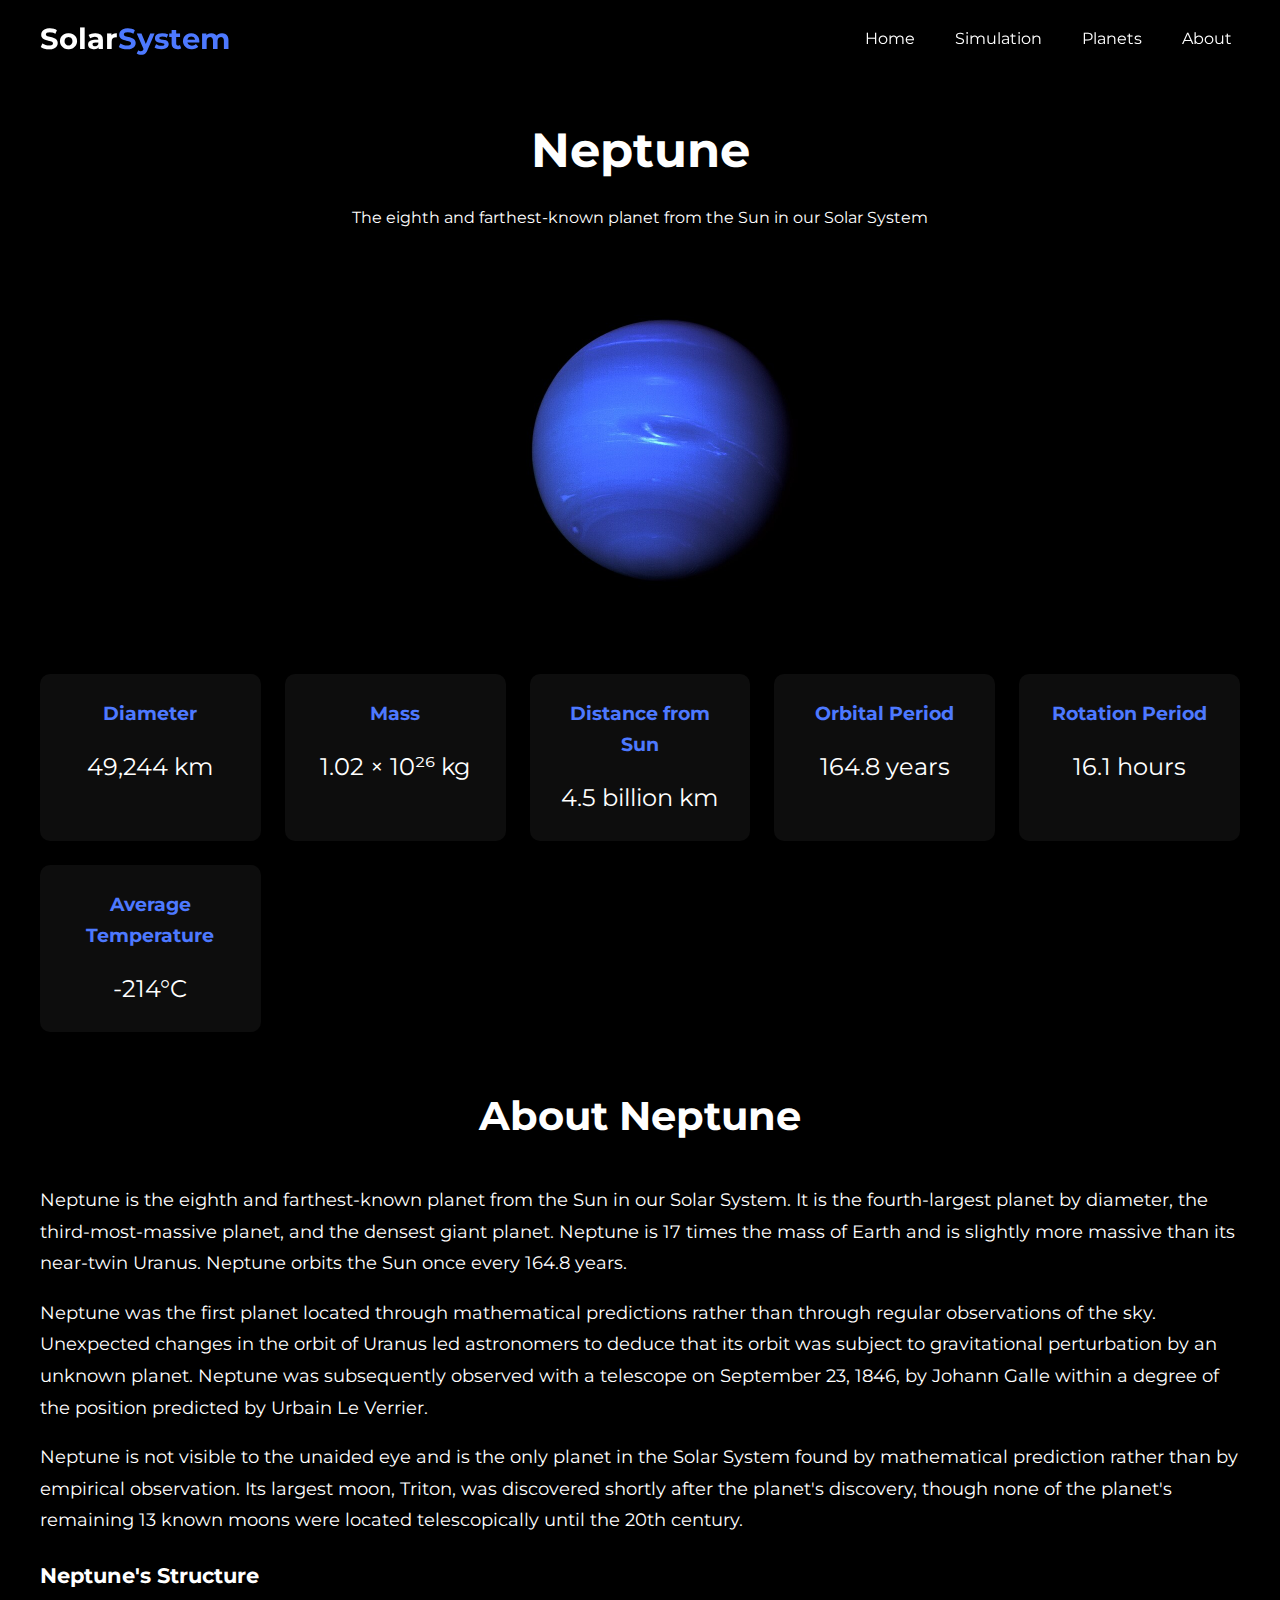
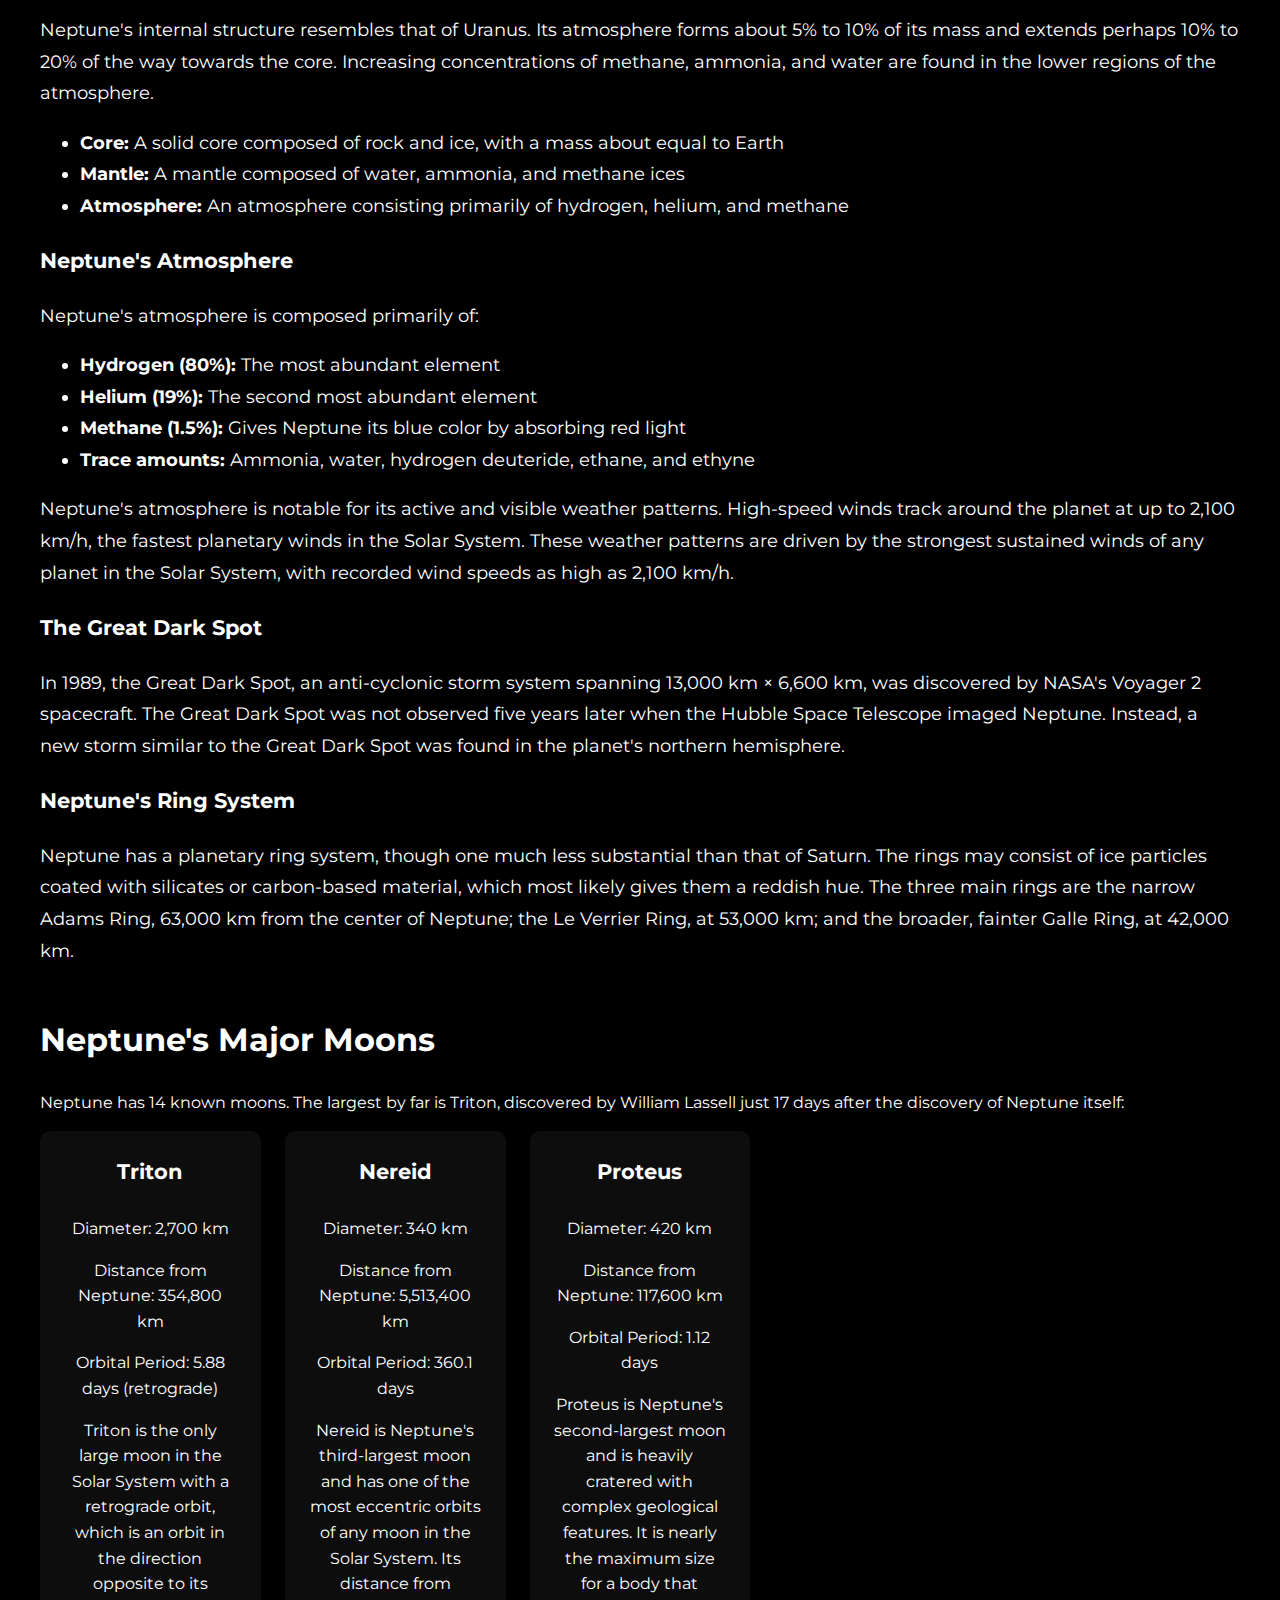
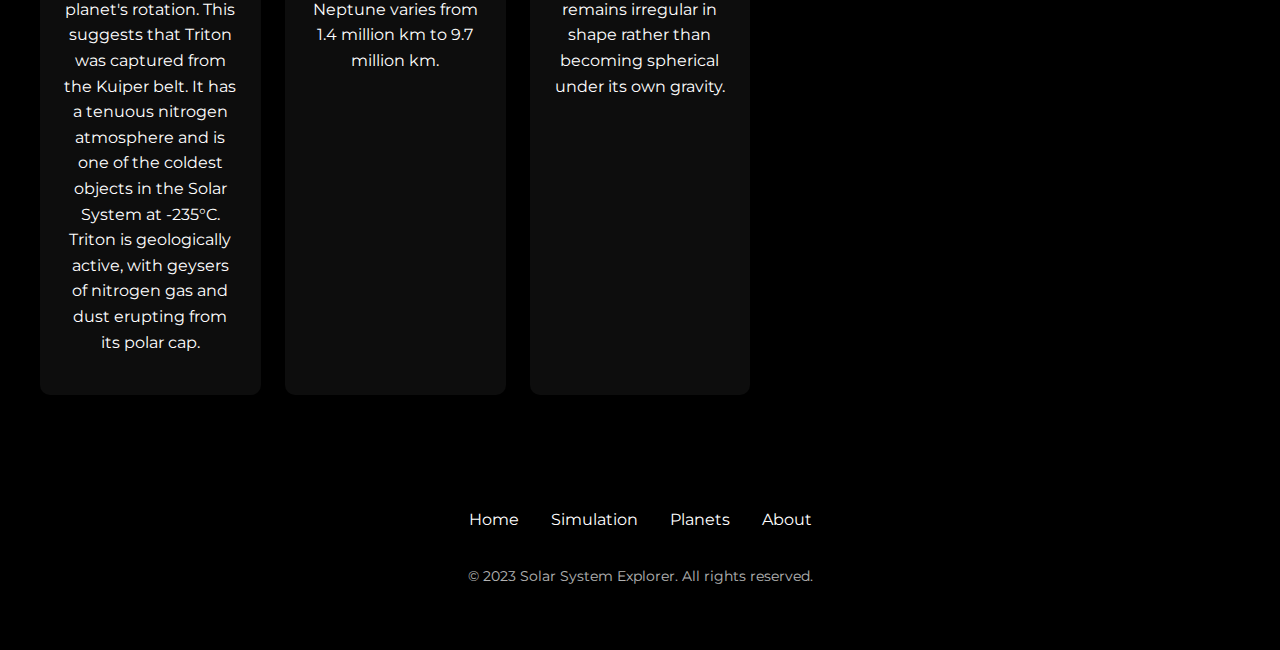
<file: planets/neptune.html>
<!DOCTYPE html>
<html lang="en">
<head>
    <meta charset="UTF-8">
    <meta name="viewport" content="width=device-width, initial-scale=1.0">
    <title>Neptune | Solar System Explorer</title>
    <link href="https://fonts.googleapis.com/css2?family=Montserrat:wght@400;500;700&display=swap" rel="stylesheet">
    <link rel="stylesheet" href="../css/styles.css">
</head>
<body>
    <header>
        <div class="header-container">
            <a href="../index.html" class="logo">Solar<span>System</span></a>
            <nav>
                <ul>
                    <li><a href="../index.html">Home</a></li>
                    <li><a href="../simulation.html">Simulation</a></li>
                    <li><a href="../planets.html" class="active">Planets</a></li>
                    <li><a href="../about.html">About</a></li>
                </ul>
            </nav>
        </div>
    </header>

    <section class="container planet-detail">
        <div class="planet-header">
            <h1>Neptune</h1>
            <p>The eighth and farthest-known planet from the Sun in our Solar System</p>
        </div>

        <div class="planet-image">
            <img src="../images/neptune.jpg" alt="Neptune" style="width: 100%; height: 300px; object-fit: contain; border-radius: 50%; background-color: rgba(0, 0, 0, 0.7); padding: 20px;">
        </div>

        <div class="planet-stats">
            <div class="stat-card">
                <h3>Diameter</h3>
                <p>49,244 km</p>
            </div>
            <div class="stat-card">
                <h3>Mass</h3>
                <p>1.02 × 10²⁶ kg</p>
            </div>
            <div class="stat-card">
                <h3>Distance from Sun</h3>
                <p>4.5 billion km</p>
            </div>
            <div class="stat-card">
                <h3>Orbital Period</h3>
                <p>164.8 years</p>
            </div>
            <div class="stat-card">
                <h3>Rotation Period</h3>
                <p>16.1 hours</p>
            </div>
            <div class="stat-card">
                <h3>Average Temperature</h3>
                <p>-214°C</p>
            </div>
        </div>

        <div class="planet-description">
            <h2>About Neptune</h2>
            <p>Neptune is the eighth and farthest-known planet from the Sun in our Solar System. It is the fourth-largest planet by diameter, the third-most-massive planet, and the densest giant planet. Neptune is 17 times the mass of Earth and is slightly more massive than its near-twin Uranus. Neptune orbits the Sun once every 164.8 years.</p>
            
            <p>Neptune was the first planet located through mathematical predictions rather than through regular observations of the sky. Unexpected changes in the orbit of Uranus led astronomers to deduce that its orbit was subject to gravitational perturbation by an unknown planet. Neptune was subsequently observed with a telescope on September 23, 1846, by Johann Galle within a degree of the position predicted by Urbain Le Verrier.</p>
            
            <p>Neptune is not visible to the unaided eye and is the only planet in the Solar System found by mathematical prediction rather than by empirical observation. Its largest moon, Triton, was discovered shortly after the planet's discovery, though none of the planet's remaining 13 known moons were located telescopically until the 20th century.</p>
            
            <h3>Neptune's Structure</h3>
            <p>Neptune's internal structure resembles that of Uranus. Its atmosphere forms about 5% to 10% of its mass and extends perhaps 10% to 20% of the way towards the core. Increasing concentrations of methane, ammonia, and water are found in the lower regions of the atmosphere.</p>
            <ul>
                <li><strong>Core:</strong> A solid core composed of rock and ice, with a mass about equal to Earth</li>
                <li><strong>Mantle:</strong> A mantle composed of water, ammonia, and methane ices</li>
                <li><strong>Atmosphere:</strong> An atmosphere consisting primarily of hydrogen, helium, and methane</li>
            </ul>
            
            <h3>Neptune's Atmosphere</h3>
            <p>Neptune's atmosphere is composed primarily of:</p>
            <ul>
                <li><strong>Hydrogen (80%):</strong> The most abundant element</li>
                <li><strong>Helium (19%):</strong> The second most abundant element</li>
                <li><strong>Methane (1.5%):</strong> Gives Neptune its blue color by absorbing red light</li>
                <li><strong>Trace amounts:</strong> Ammonia, water, hydrogen deuteride, ethane, and ethyne</li>
            </ul>
            
            <p>Neptune's atmosphere is notable for its active and visible weather patterns. High-speed winds track around the planet at up to 2,100 km/h, the fastest planetary winds in the Solar System. These weather patterns are driven by the strongest sustained winds of any planet in the Solar System, with recorded wind speeds as high as 2,100 km/h.</p>
            
            <h3>The Great Dark Spot</h3>
            <p>In 1989, the Great Dark Spot, an anti-cyclonic storm system spanning 13,000 km × 6,600 km, was discovered by NASA's Voyager 2 spacecraft. The Great Dark Spot was not observed five years later when the Hubble Space Telescope imaged Neptune. Instead, a new storm similar to the Great Dark Spot was found in the planet's northern hemisphere.</p>
            
            <h3>Neptune's Ring System</h3>
            <p>Neptune has a planetary ring system, though one much less substantial than that of Saturn. The rings may consist of ice particles coated with silicates or carbon-based material, which most likely gives them a reddish hue. The three main rings are the narrow Adams Ring, 63,000 km from the center of Neptune; the Le Verrier Ring, at 53,000 km; and the broader, fainter Galle Ring, at 42,000 km.</p>
        </div>

        <div class="moons-section">
            <h3>Neptune's Major Moons</h3>
            <p>Neptune has 14 known moons. The largest by far is Triton, discovered by William Lassell just 17 days after the discovery of Neptune itself:</p>
            <div class="moons-grid">
                <div class="moon-card">
                    <h4>Triton</h4>
                    <p>Diameter: 2,700 km</p>
                    <p>Distance from Neptune: 354,800 km</p>
                    <p>Orbital Period: 5.88 days (retrograde)</p>
                    <p>Triton is the only large moon in the Solar System with a retrograde orbit, which is an orbit in the direction opposite to its planet's rotation. This suggests that Triton was captured from the Kuiper belt. It has a tenuous nitrogen atmosphere and is one of the coldest objects in the Solar System at -235°C. Triton is geologically active, with geysers of nitrogen gas and dust erupting from its polar cap.</p>
                </div>
                <div class="moon-card">
                    <h4>Nereid</h4>
                    <p>Diameter: 340 km</p>
                    <p>Distance from Neptune: 5,513,400 km</p>
                    <p>Orbital Period: 360.1 days</p>
                    <p>Nereid is Neptune's third-largest moon and has one of the most eccentric orbits of any moon in the Solar System. Its distance from Neptune varies from 1.4 million km to 9.7 million km.</p>
                </div>
                <div class="moon-card">
                    <h4>Proteus</h4>
                    <p>Diameter: 420 km</p>
                    <p>Distance from Neptune: 117,600 km</p>
                    <p>Orbital Period: 1.12 days</p>
                    <p>Proteus is Neptune's second-largest moon and is heavily cratered with complex geological features. It is nearly the maximum size for a body that remains irregular in shape rather than becoming spherical under its own gravity.</p>
                </div>
            </div>
        </div>
    </section>

    <footer>
        <div class="footer-content">
            <div class="footer-links">
                <a href="../index.html">Home</a>
                <a href="../simulation.html">Simulation</a>
                <a href="../planets.html">Planets</a>
                <a href="../about.html">About</a>
            </div>
            <p class="copyright">&copy; 2023 Solar System Explorer. All rights reserved.</p>
        </div>
    </footer>

    <script src="../js/main.js"></script>
</body>
</html>
</file>
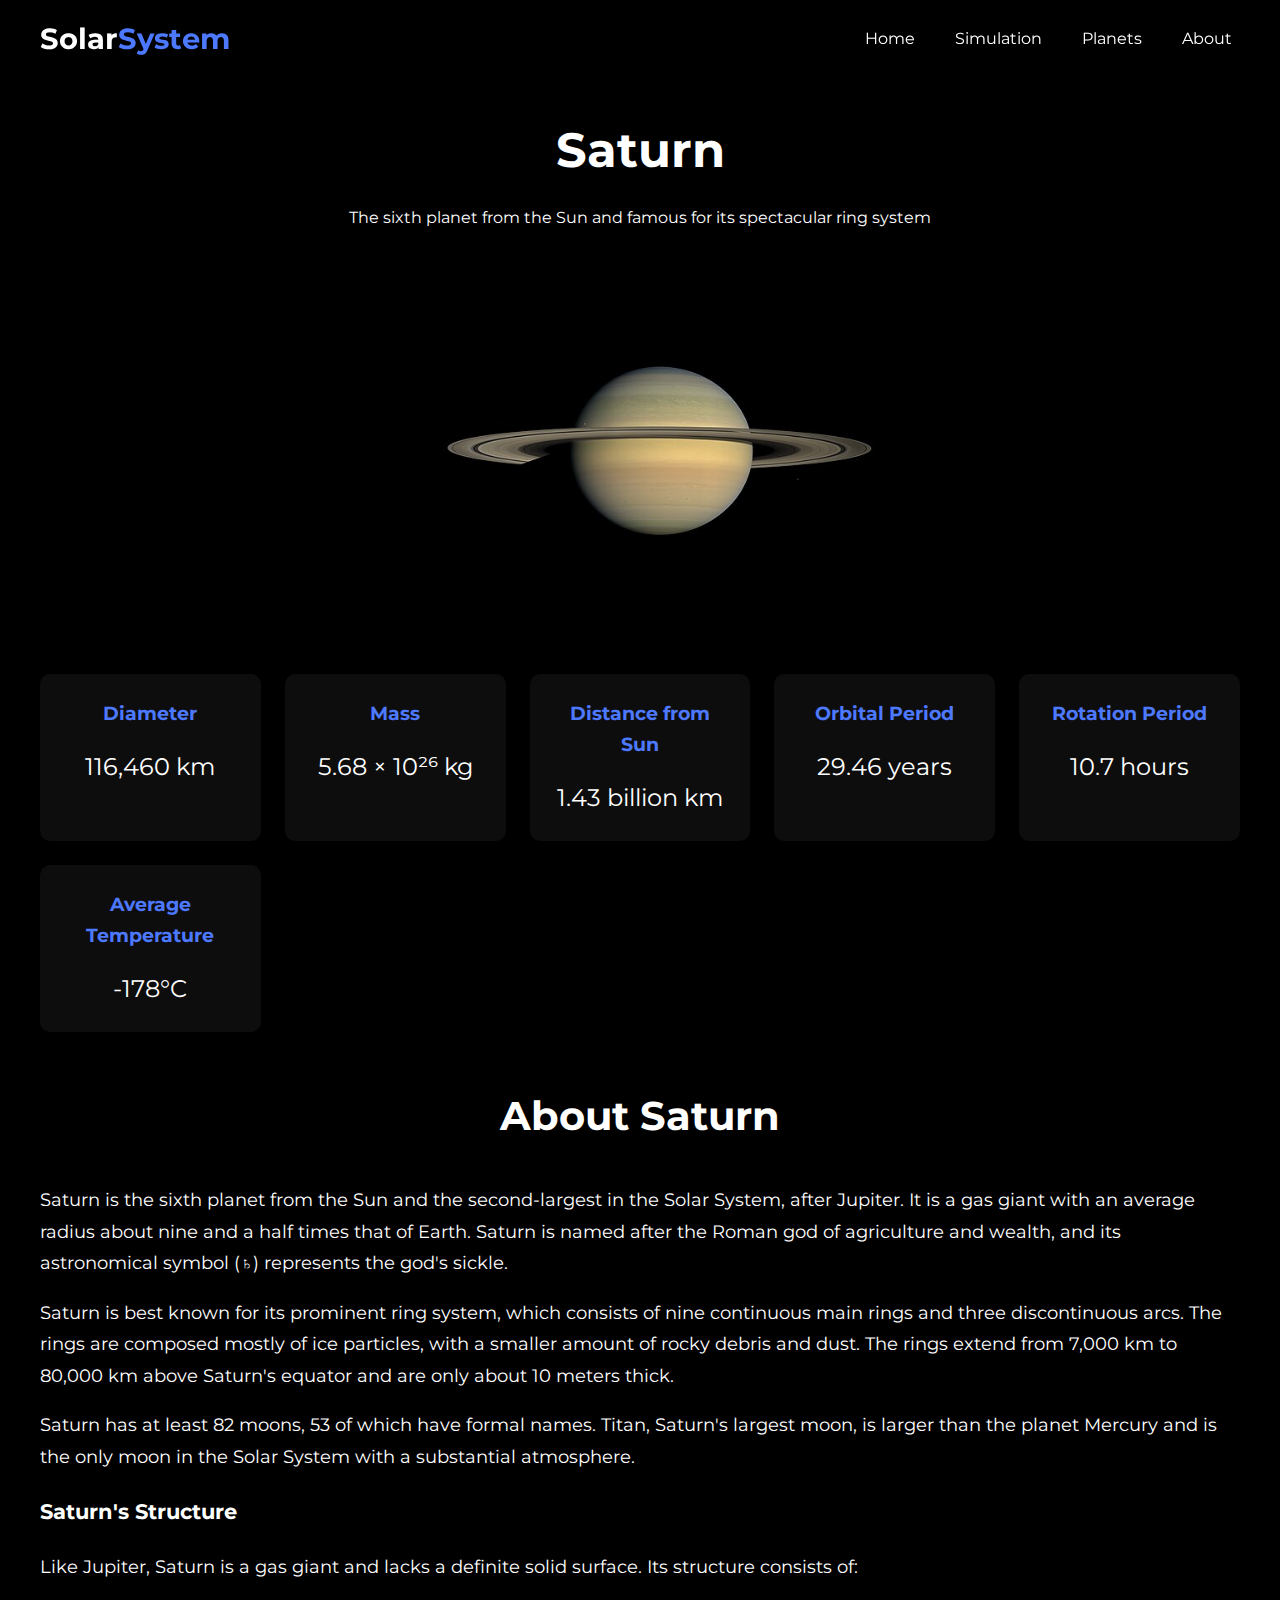
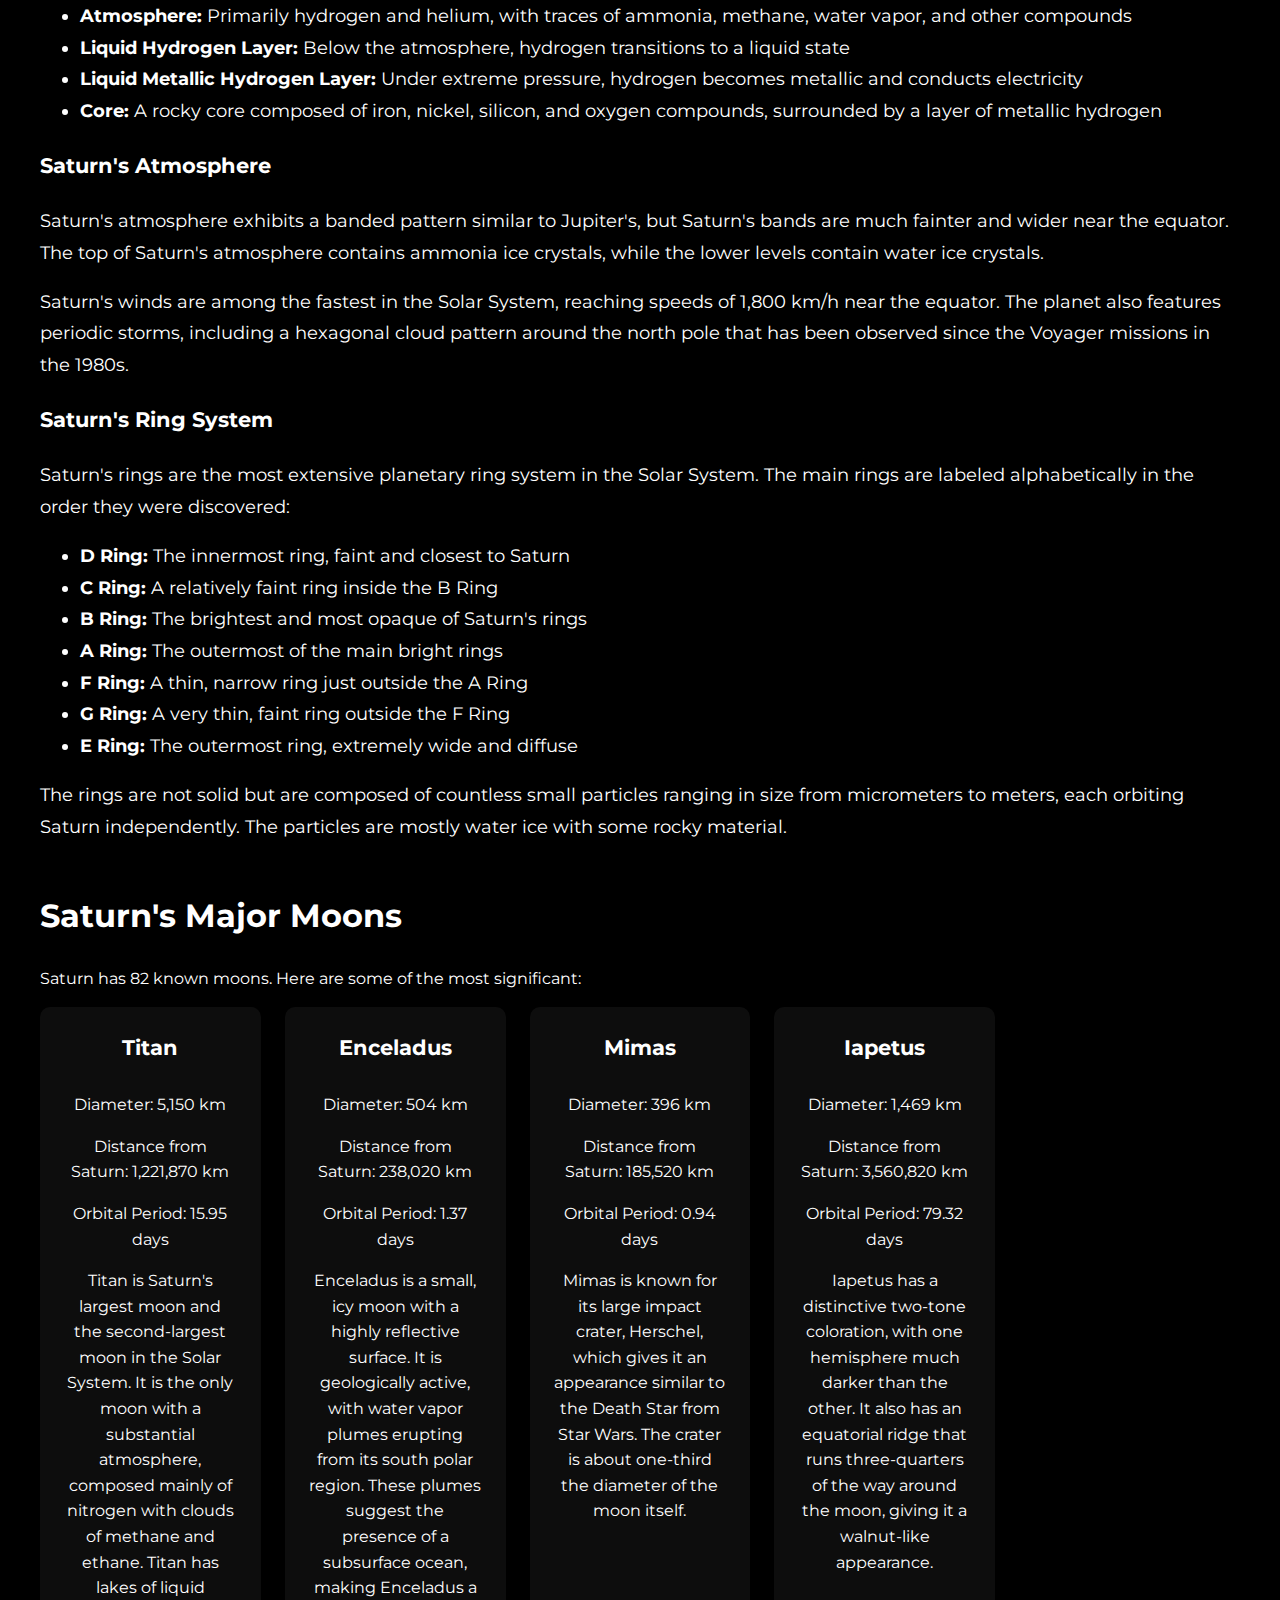
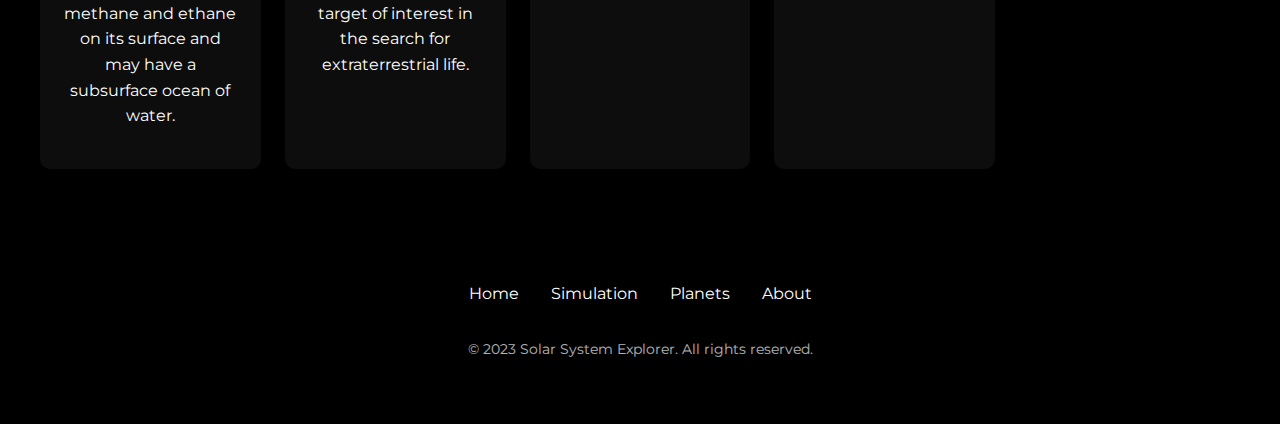
<file: planets/saturn.html>
<!DOCTYPE html>
<html lang="en">
<head>
    <meta charset="UTF-8">
    <meta name="viewport" content="width=device-width, initial-scale=1.0">
    <title>Saturn | Solar System Explorer</title>
    <link href="https://fonts.googleapis.com/css2?family=Montserrat:wght@400;500;700&display=swap" rel="stylesheet">
    <link rel="stylesheet" href="../css/styles.css">
</head>
<body>
    <header>
        <div class="header-container">
            <a href="../index.html" class="logo">Solar<span>System</span></a>
            <nav>
                <ul>
                    <li><a href="../index.html">Home</a></li>
                    <li><a href="../simulation.html">Simulation</a></li>
                    <li><a href="../planets.html" class="active">Planets</a></li>
                    <li><a href="../about.html">About</a></li>
                </ul>
            </nav>
        </div>
    </header>

    <section class="container planet-detail">
        <div class="planet-header">
            <h1>Saturn</h1>
            <p>The sixth planet from the Sun and famous for its spectacular ring system</p>
        </div>

        <div class="planet-image">
            <img src="../images/saturn.jpg" alt="Saturn" style="width: 100%; height: 300px; object-fit: contain; border-radius: 50%; background-color: rgba(0, 0, 0, 0.7); padding: 20px;">
        </div>

        <div class="planet-stats">
            <div class="stat-card">
                <h3>Diameter</h3>
                <p>116,460 km</p>
            </div>
            <div class="stat-card">
                <h3>Mass</h3>
                <p>5.68 × 10²⁶ kg</p>
            </div>
            <div class="stat-card">
                <h3>Distance from Sun</h3>
                <p>1.43 billion km</p>
            </div>
            <div class="stat-card">
                <h3>Orbital Period</h3>
                <p>29.46 years</p>
            </div>
            <div class="stat-card">
                <h3>Rotation Period</h3>
                <p>10.7 hours</p>
            </div>
            <div class="stat-card">
                <h3>Average Temperature</h3>
                <p>-178°C</p>
            </div>
        </div>

        <div class="planet-description">
            <h2>About Saturn</h2>
            <p>Saturn is the sixth planet from the Sun and the second-largest in the Solar System, after Jupiter. It is a gas giant with an average radius about nine and a half times that of Earth. Saturn is named after the Roman god of agriculture and wealth, and its astronomical symbol (♄) represents the god's sickle.</p>
            
            <p>Saturn is best known for its prominent ring system, which consists of nine continuous main rings and three discontinuous arcs. The rings are composed mostly of ice particles, with a smaller amount of rocky debris and dust. The rings extend from 7,000 km to 80,000 km above Saturn's equator and are only about 10 meters thick.</p>
            
            <p>Saturn has at least 82 moons, 53 of which have formal names. Titan, Saturn's largest moon, is larger than the planet Mercury and is the only moon in the Solar System with a substantial atmosphere.</p>
            
            <h3>Saturn's Structure</h3>
            <p>Like Jupiter, Saturn is a gas giant and lacks a definite solid surface. Its structure consists of:</p>
            <ul>
                <li><strong>Atmosphere:</strong> Primarily hydrogen and helium, with traces of ammonia, methane, water vapor, and other compounds</li>
                <li><strong>Liquid Hydrogen Layer:</strong> Below the atmosphere, hydrogen transitions to a liquid state</li>
                <li><strong>Liquid Metallic Hydrogen Layer:</strong> Under extreme pressure, hydrogen becomes metallic and conducts electricity</li>
                <li><strong>Core:</strong> A rocky core composed of iron, nickel, silicon, and oxygen compounds, surrounded by a layer of metallic hydrogen</li>
            </ul>
            
            <h3>Saturn's Atmosphere</h3>
            <p>Saturn's atmosphere exhibits a banded pattern similar to Jupiter's, but Saturn's bands are much fainter and wider near the equator. The top of Saturn's atmosphere contains ammonia ice crystals, while the lower levels contain water ice crystals.</p>
            
            <p>Saturn's winds are among the fastest in the Solar System, reaching speeds of 1,800 km/h near the equator. The planet also features periodic storms, including a hexagonal cloud pattern around the north pole that has been observed since the Voyager missions in the 1980s.</p>
            
            <h3>Saturn's Ring System</h3>
            <p>Saturn's rings are the most extensive planetary ring system in the Solar System. The main rings are labeled alphabetically in the order they were discovered:</p>
            <ul>
                <li><strong>D Ring:</strong> The innermost ring, faint and closest to Saturn</li>
                <li><strong>C Ring:</strong> A relatively faint ring inside the B Ring</li>
                <li><strong>B Ring:</strong> The brightest and most opaque of Saturn's rings</li>
                <li><strong>A Ring:</strong> The outermost of the main bright rings</li>
                <li><strong>F Ring:</strong> A thin, narrow ring just outside the A Ring</li>
                <li><strong>G Ring:</strong> A very thin, faint ring outside the F Ring</li>
                <li><strong>E Ring:</strong> The outermost ring, extremely wide and diffuse</li>
            </ul>
            
            <p>The rings are not solid but are composed of countless small particles ranging in size from micrometers to meters, each orbiting Saturn independently. The particles are mostly water ice with some rocky material.</p>
        </div>

        <div class="moons-section">
            <h3>Saturn's Major Moons</h3>
            <p>Saturn has 82 known moons. Here are some of the most significant:</p>
            <div class="moons-grid">
                <div class="moon-card">
                    <h4>Titan</h4>
                    <p>Diameter: 5,150 km</p>
                    <p>Distance from Saturn: 1,221,870 km</p>
                    <p>Orbital Period: 15.95 days</p>
                    <p>Titan is Saturn's largest moon and the second-largest moon in the Solar System. It is the only moon with a substantial atmosphere, composed mainly of nitrogen with clouds of methane and ethane. Titan has lakes of liquid methane and ethane on its surface and may have a subsurface ocean of water.</p>
                </div>
                <div class="moon-card">
                    <h4>Enceladus</h4>
                    <p>Diameter: 504 km</p>
                    <p>Distance from Saturn: 238,020 km</p>
                    <p>Orbital Period: 1.37 days</p>
                    <p>Enceladus is a small, icy moon with a highly reflective surface. It is geologically active, with water vapor plumes erupting from its south polar region. These plumes suggest the presence of a subsurface ocean, making Enceladus a target of interest in the search for extraterrestrial life.</p>
                </div>
                <div class="moon-card">
                    <h4>Mimas</h4>
                    <p>Diameter: 396 km</p>
                    <p>Distance from Saturn: 185,520 km</p>
                    <p>Orbital Period: 0.94 days</p>
                    <p>Mimas is known for its large impact crater, Herschel, which gives it an appearance similar to the Death Star from Star Wars. The crater is about one-third the diameter of the moon itself.</p>
                </div>
                <div class="moon-card">
                    <h4>Iapetus</h4>
                    <p>Diameter: 1,469 km</p>
                    <p>Distance from Saturn: 3,560,820 km</p>
                    <p>Orbital Period: 79.32 days</p>
                    <p>Iapetus has a distinctive two-tone coloration, with one hemisphere much darker than the other. It also has an equatorial ridge that runs three-quarters of the way around the moon, giving it a walnut-like appearance.</p>
                </div>
            </div>
        </div>
    </section>

    <footer>
        <div class="footer-content">
            <div class="footer-links">
                <a href="../index.html">Home</a>
                <a href="../simulation.html">Simulation</a>
                <a href="../planets.html">Planets</a>
                <a href="../about.html">About</a>
            </div>
            <p class="copyright">&copy; 2023 Solar System Explorer. All rights reserved.</p>
        </div>
    </footer>

    <script src="../js/main.js"></script>
</body>
</html>
</file>
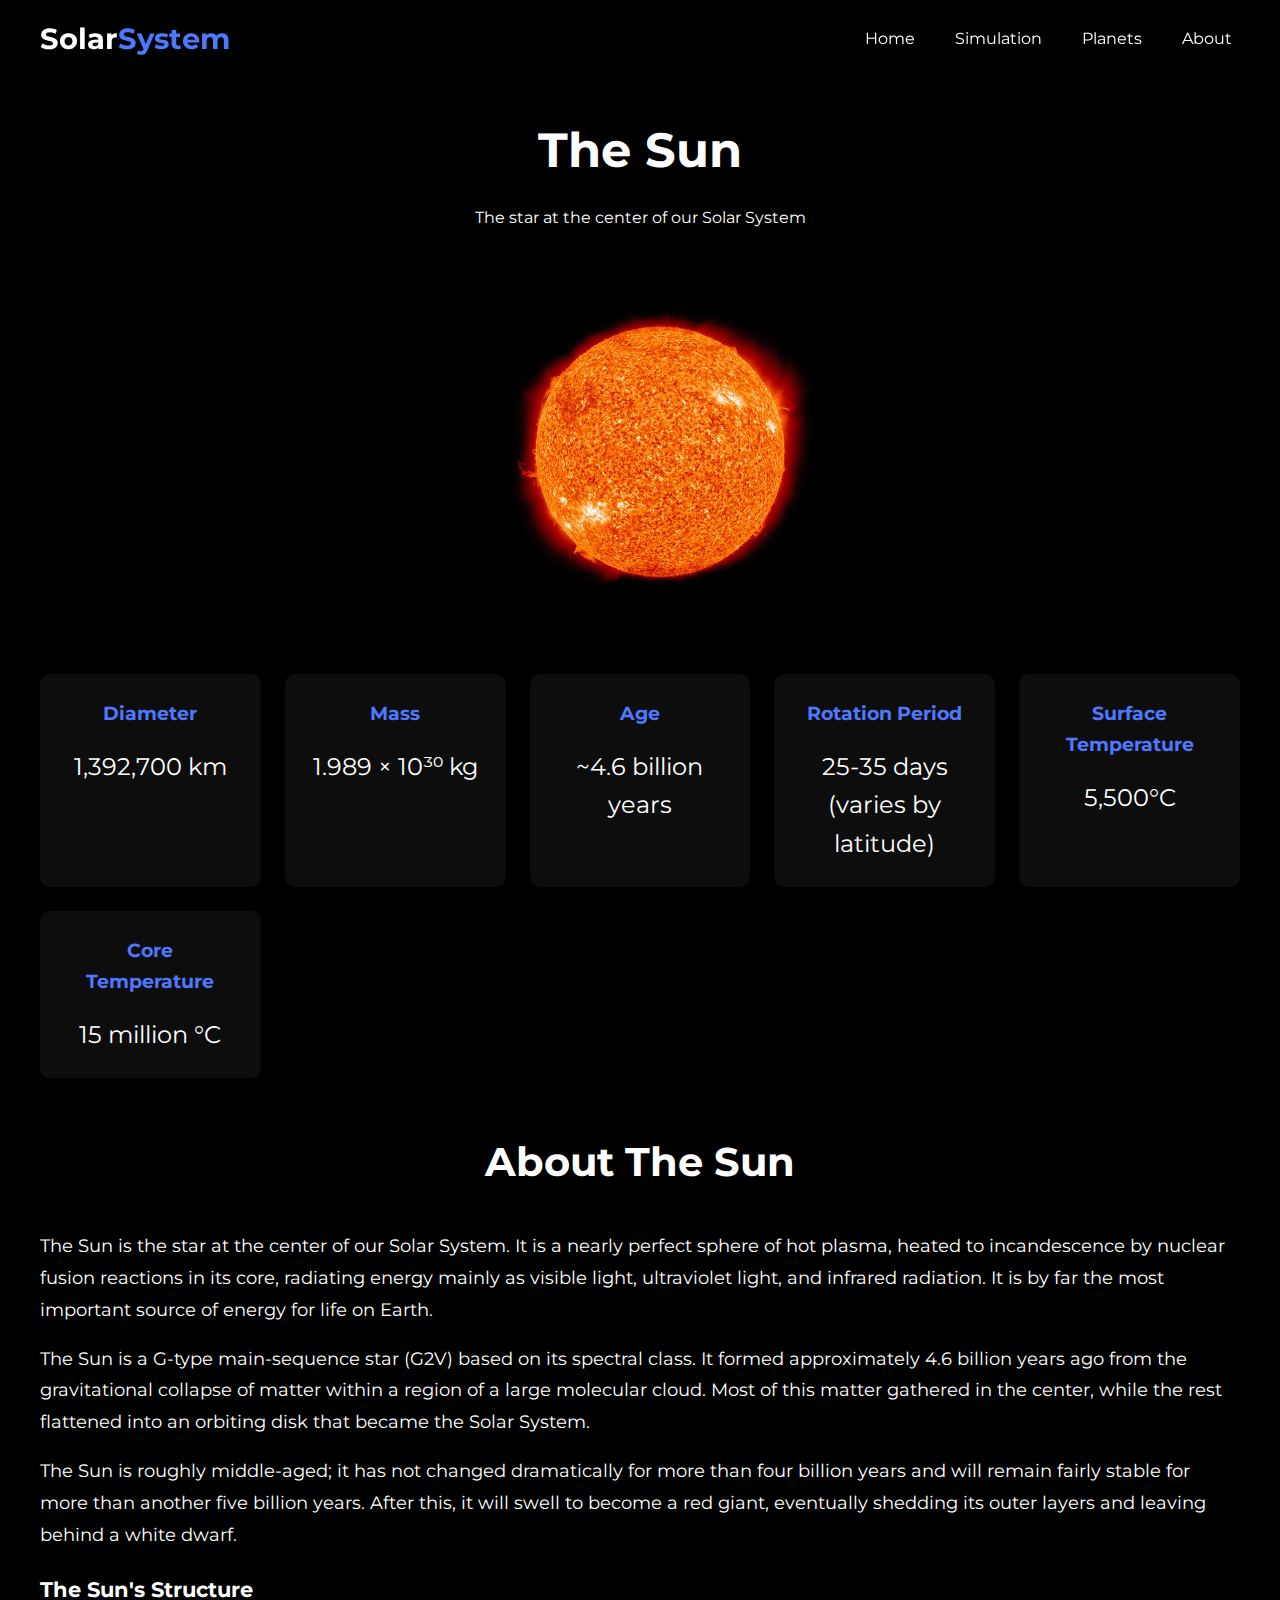
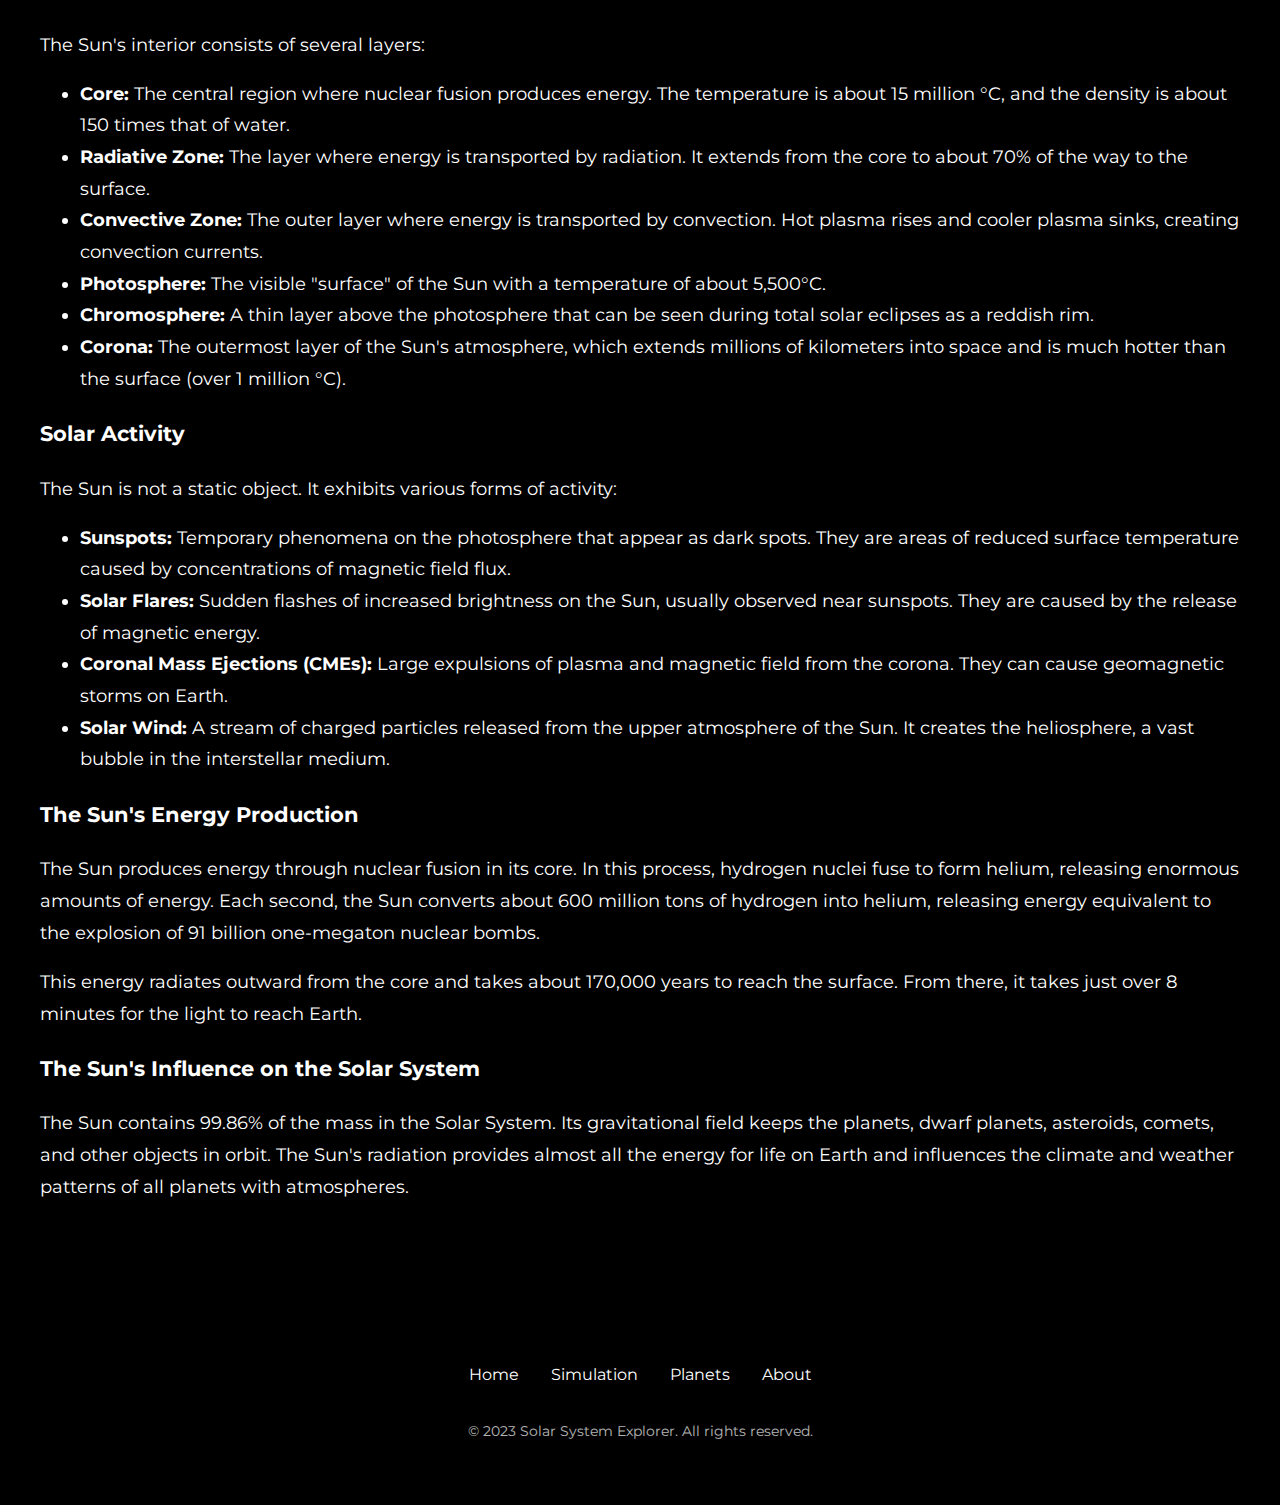
<file: planets/sun.html>
<!DOCTYPE html>
<html lang="en">
<head>
    <meta charset="UTF-8">
    <meta name="viewport" content="width=device-width, initial-scale=1.0">
    <title>The Sun | Solar System Explorer</title>
    <link href="https://fonts.googleapis.com/css2?family=Montserrat:wght@400;500;700&display=swap" rel="stylesheet">
    <link rel="stylesheet" href="../css/styles.css">
</head>
<body>
    <header>
        <div class="header-container">
            <a href="../index.html" class="logo">Solar<span>System</span></a>
            <nav>
                <ul>
                    <li><a href="../index.html">Home</a></li>
                    <li><a href="../simulation.html">Simulation</a></li>
                    <li><a href="../planets.html" class="active">Planets</a></li>
                    <li><a href="../about.html">About</a></li>
                </ul>
            </nav>
        </div>
    </header>

    <section class="container planet-detail">
        <div class="planet-header">
            <h1>The Sun</h1>
            <p>The star at the center of our Solar System</p>
        </div>

        <div class="planet-image">
            <img src="../images/sun.jpg" alt="The Sun" style="width: 100%; height: 300px; object-fit: contain; border-radius: 50%; background-color: rgba(0, 0, 0, 0.7); padding: 20px;">
        </div>

        <div class="planet-stats">
            <div class="stat-card">
                <h3>Diameter</h3>
                <p>1,392,700 km</p>
            </div>
            <div class="stat-card">
                <h3>Mass</h3>
                <p>1.989 × 10³⁰ kg</p>
            </div>
            <div class="stat-card">
                <h3>Age</h3>
                <p>~4.6 billion years</p>
            </div>
            <div class="stat-card">
                <h3>Rotation Period</h3>
                <p>25-35 days (varies by latitude)</p>
            </div>
            <div class="stat-card">
                <h3>Surface Temperature</h3>
                <p>5,500°C</p>
            </div>
            <div class="stat-card">
                <h3>Core Temperature</h3>
                <p>15 million °C</p>
            </div>
        </div>

        <div class="planet-description">
            <h2>About The Sun</h2>
            <p>The Sun is the star at the center of our Solar System. It is a nearly perfect sphere of hot plasma, heated to incandescence by nuclear fusion reactions in its core, radiating energy mainly as visible light, ultraviolet light, and infrared radiation. It is by far the most important source of energy for life on Earth.</p>
            
            <p>The Sun is a G-type main-sequence star (G2V) based on its spectral class. It formed approximately 4.6 billion years ago from the gravitational collapse of matter within a region of a large molecular cloud. Most of this matter gathered in the center, while the rest flattened into an orbiting disk that became the Solar System.</p>
            
            <p>The Sun is roughly middle-aged; it has not changed dramatically for more than four billion years and will remain fairly stable for more than another five billion years. After this, it will swell to become a red giant, eventually shedding its outer layers and leaving behind a white dwarf.</p>
            
            <h3>The Sun's Structure</h3>
            <p>The Sun's interior consists of several layers:</p>
            <ul>
                <li><strong>Core:</strong> The central region where nuclear fusion produces energy. The temperature is about 15 million °C, and the density is about 150 times that of water.</li>
                <li><strong>Radiative Zone:</strong> The layer where energy is transported by radiation. It extends from the core to about 70% of the way to the surface.</li>
                <li><strong>Convective Zone:</strong> The outer layer where energy is transported by convection. Hot plasma rises and cooler plasma sinks, creating convection currents.</li>
                <li><strong>Photosphere:</strong> The visible "surface" of the Sun with a temperature of about 5,500°C.</li>
                <li><strong>Chromosphere:</strong> A thin layer above the photosphere that can be seen during total solar eclipses as a reddish rim.</li>
                <li><strong>Corona:</strong> The outermost layer of the Sun's atmosphere, which extends millions of kilometers into space and is much hotter than the surface (over 1 million °C).</li>
            </ul>
            
            <h3>Solar Activity</h3>
            <p>The Sun is not a static object. It exhibits various forms of activity:</p>
            <ul>
                <li><strong>Sunspots:</strong> Temporary phenomena on the photosphere that appear as dark spots. They are areas of reduced surface temperature caused by concentrations of magnetic field flux.</li>
                <li><strong>Solar Flares:</strong> Sudden flashes of increased brightness on the Sun, usually observed near sunspots. They are caused by the release of magnetic energy.</li>
                <li><strong>Coronal Mass Ejections (CMEs):</strong> Large expulsions of plasma and magnetic field from the corona. They can cause geomagnetic storms on Earth.</li>
                <li><strong>Solar Wind:</strong> A stream of charged particles released from the upper atmosphere of the Sun. It creates the heliosphere, a vast bubble in the interstellar medium.</li>
            </ul>
            
            <h3>The Sun's Energy Production</h3>
            <p>The Sun produces energy through nuclear fusion in its core. In this process, hydrogen nuclei fuse to form helium, releasing enormous amounts of energy. Each second, the Sun converts about 600 million tons of hydrogen into helium, releasing energy equivalent to the explosion of 91 billion one-megaton nuclear bombs.</p>
            
            <p>This energy radiates outward from the core and takes about 170,000 years to reach the surface. From there, it takes just over 8 minutes for the light to reach Earth.</p>
            
            <h3>The Sun's Influence on the Solar System</h3>
            <p>The Sun contains 99.86% of the mass in the Solar System. Its gravitational field keeps the planets, dwarf planets, asteroids, comets, and other objects in orbit. The Sun's radiation provides almost all the energy for life on Earth and influences the climate and weather patterns of all planets with atmospheres.</p>
        </div>
    </section>

    <footer>
        <div class="footer-content">
            <div class="footer-links">
                <a href="../index.html">Home</a>
                <a href="../simulation.html">Simulation</a>
                <a href="../planets.html">Planets</a>
                <a href="../about.html">About</a>
            </div>
            <p class="copyright">&copy; 2023 Solar System Explorer. All rights reserved.</p>
        </div>
    </footer>

    <script src="../js/main.js"></script>
</body>
</html>
</file>
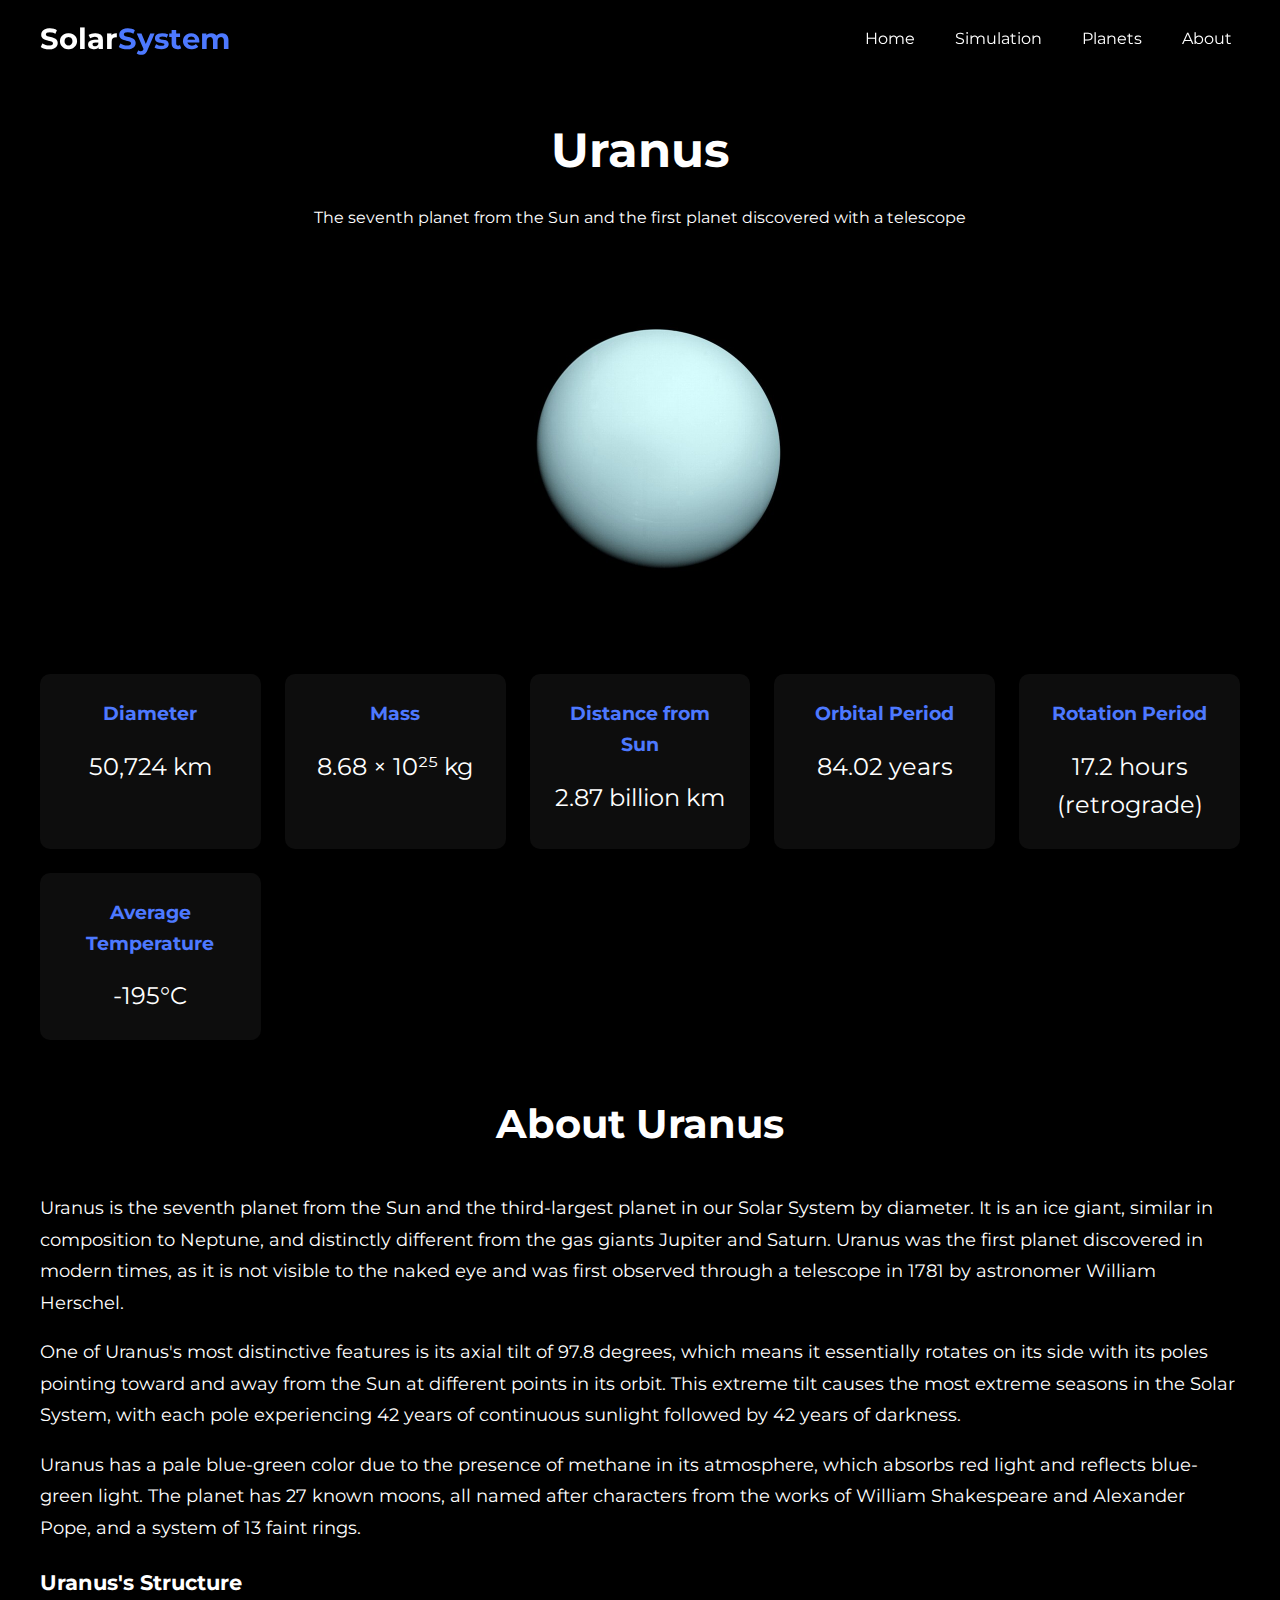
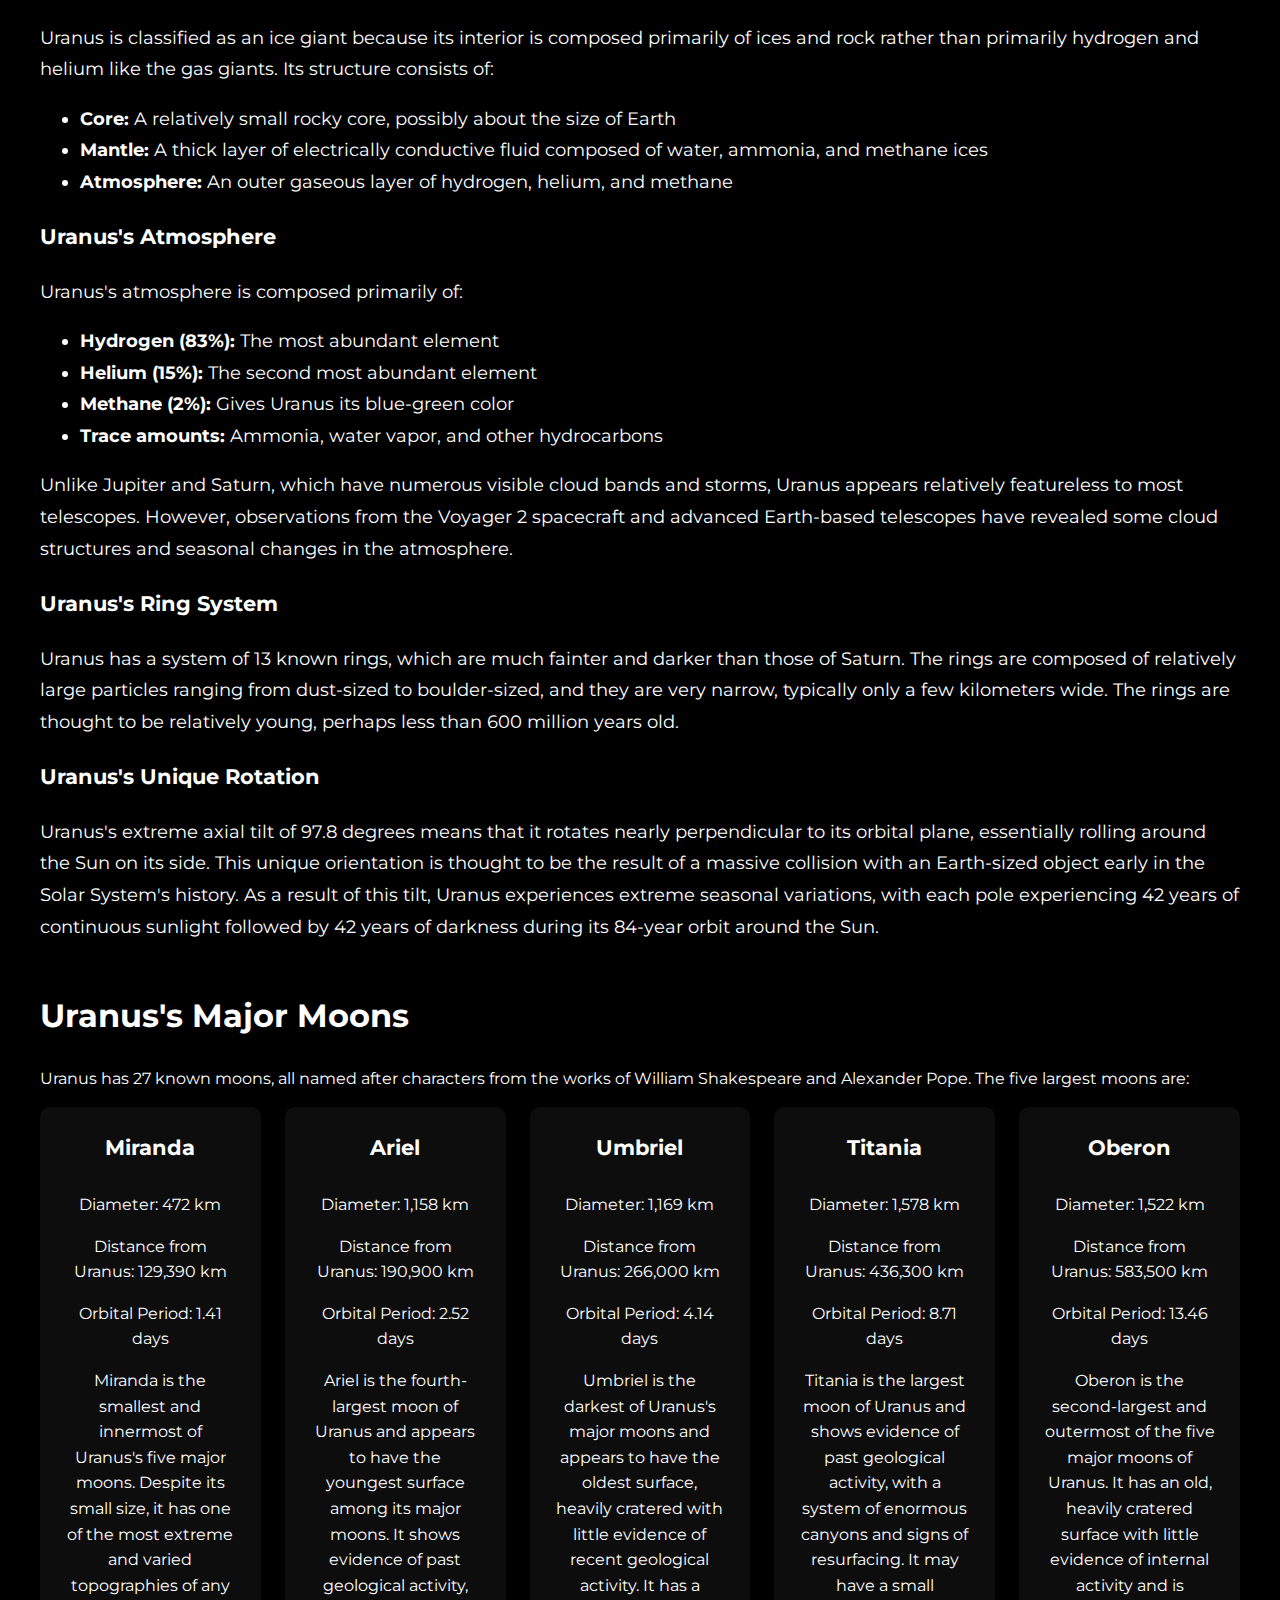
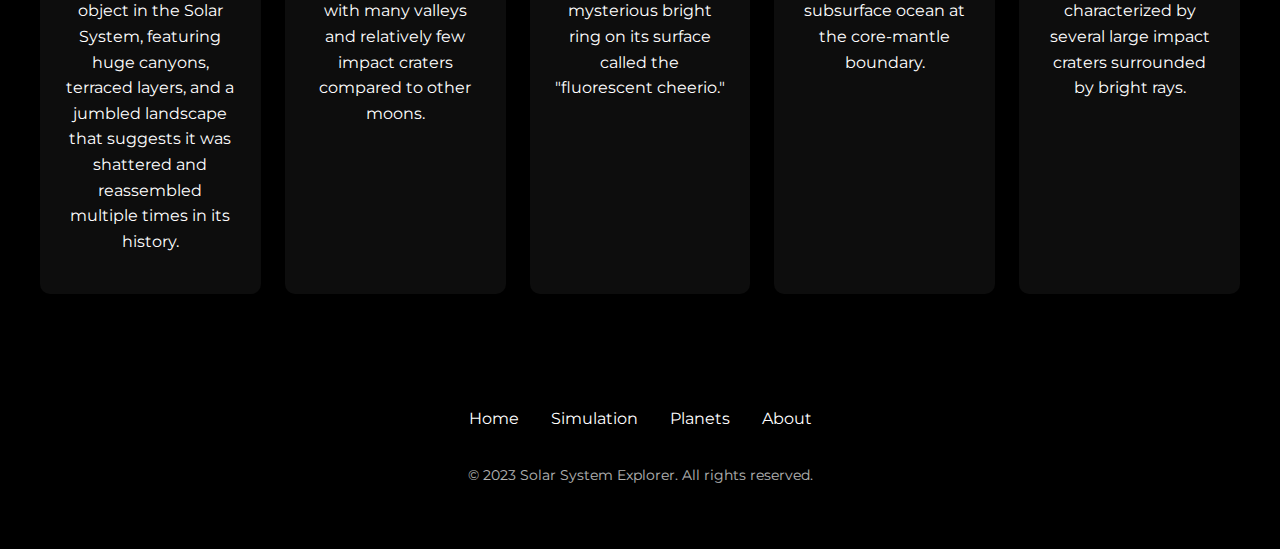
<file: planets/uranus.html>
<!DOCTYPE html>
<html lang="en">
<head>
    <meta charset="UTF-8">
    <meta name="viewport" content="width=device-width, initial-scale=1.0">
    <title>Uranus | Solar System Explorer</title>
    <link href="https://fonts.googleapis.com/css2?family=Montserrat:wght@400;500;700&display=swap" rel="stylesheet">
    <link rel="stylesheet" href="../css/styles.css">
</head>
<body>
    <header>
        <div class="header-container">
            <a href="../index.html" class="logo">Solar<span>System</span></a>
            <nav>
                <ul>
                    <li><a href="../index.html">Home</a></li>
                    <li><a href="../simulation.html">Simulation</a></li>
                    <li><a href="../planets.html" class="active">Planets</a></li>
                    <li><a href="../about.html">About</a></li>
                </ul>
            </nav>
        </div>
    </header>

    <section class="container planet-detail">
        <div class="planet-header">
            <h1>Uranus</h1>
            <p>The seventh planet from the Sun and the first planet discovered with a telescope</p>
        </div>

        <div class="planet-image">
            <img src="../images/uranus.jpg" alt="Uranus" style="width: 100%; height: 300px; object-fit: contain; border-radius: 50%; background-color: rgba(0, 0, 0, 0.7); padding: 20px;">
        </div>

        <div class="planet-stats">
            <div class="stat-card">
                <h3>Diameter</h3>
                <p>50,724 km</p>
            </div>
            <div class="stat-card">
                <h3>Mass</h3>
                <p>8.68 × 10²⁵ kg</p>
            </div>
            <div class="stat-card">
                <h3>Distance from Sun</h3>
                <p>2.87 billion km</p>
            </div>
            <div class="stat-card">
                <h3>Orbital Period</h3>
                <p>84.02 years</p>
            </div>
            <div class="stat-card">
                <h3>Rotation Period</h3>
                <p>17.2 hours (retrograde)</p>
            </div>
            <div class="stat-card">
                <h3>Average Temperature</h3>
                <p>-195°C</p>
            </div>
        </div>

        <div class="planet-description">
            <h2>About Uranus</h2>
            <p>Uranus is the seventh planet from the Sun and the third-largest planet in our Solar System by diameter. It is an ice giant, similar in composition to Neptune, and distinctly different from the gas giants Jupiter and Saturn. Uranus was the first planet discovered in modern times, as it is not visible to the naked eye and was first observed through a telescope in 1781 by astronomer William Herschel.</p>
            
            <p>One of Uranus's most distinctive features is its axial tilt of 97.8 degrees, which means it essentially rotates on its side with its poles pointing toward and away from the Sun at different points in its orbit. This extreme tilt causes the most extreme seasons in the Solar System, with each pole experiencing 42 years of continuous sunlight followed by 42 years of darkness.</p>
            
            <p>Uranus has a pale blue-green color due to the presence of methane in its atmosphere, which absorbs red light and reflects blue-green light. The planet has 27 known moons, all named after characters from the works of William Shakespeare and Alexander Pope, and a system of 13 faint rings.</p>
            
            <h3>Uranus's Structure</h3>
            <p>Uranus is classified as an ice giant because its interior is composed primarily of ices and rock rather than primarily hydrogen and helium like the gas giants. Its structure consists of:</p>
            <ul>
                <li><strong>Core:</strong> A relatively small rocky core, possibly about the size of Earth</li>
                <li><strong>Mantle:</strong> A thick layer of electrically conductive fluid composed of water, ammonia, and methane ices</li>
                <li><strong>Atmosphere:</strong> An outer gaseous layer of hydrogen, helium, and methane</li>
            </ul>
            
            <h3>Uranus's Atmosphere</h3>
            <p>Uranus's atmosphere is composed primarily of:</p>
            <ul>
                <li><strong>Hydrogen (83%):</strong> The most abundant element</li>
                <li><strong>Helium (15%):</strong> The second most abundant element</li>
                <li><strong>Methane (2%):</strong> Gives Uranus its blue-green color</li>
                <li><strong>Trace amounts:</strong> Ammonia, water vapor, and other hydrocarbons</li>
            </ul>
            
            <p>Unlike Jupiter and Saturn, which have numerous visible cloud bands and storms, Uranus appears relatively featureless to most telescopes. However, observations from the Voyager 2 spacecraft and advanced Earth-based telescopes have revealed some cloud structures and seasonal changes in the atmosphere.</p>
            
            <h3>Uranus's Ring System</h3>
            <p>Uranus has a system of 13 known rings, which are much fainter and darker than those of Saturn. The rings are composed of relatively large particles ranging from dust-sized to boulder-sized, and they are very narrow, typically only a few kilometers wide. The rings are thought to be relatively young, perhaps less than 600 million years old.</p>
            
            <h3>Uranus's Unique Rotation</h3>
            <p>Uranus's extreme axial tilt of 97.8 degrees means that it rotates nearly perpendicular to its orbital plane, essentially rolling around the Sun on its side. This unique orientation is thought to be the result of a massive collision with an Earth-sized object early in the Solar System's history. As a result of this tilt, Uranus experiences extreme seasonal variations, with each pole experiencing 42 years of continuous sunlight followed by 42 years of darkness during its 84-year orbit around the Sun.</p>
        </div>

        <div class="moons-section">
            <h3>Uranus's Major Moons</h3>
            <p>Uranus has 27 known moons, all named after characters from the works of William Shakespeare and Alexander Pope. The five largest moons are:</p>
            <div class="moons-grid">
                <div class="moon-card">
                    <h4>Miranda</h4>
                    <p>Diameter: 472 km</p>
                    <p>Distance from Uranus: 129,390 km</p>
                    <p>Orbital Period: 1.41 days</p>
                    <p>Miranda is the smallest and innermost of Uranus's five major moons. Despite its small size, it has one of the most extreme and varied topographies of any object in the Solar System, featuring huge canyons, terraced layers, and a jumbled landscape that suggests it was shattered and reassembled multiple times in its history.</p>
                </div>
                <div class="moon-card">
                    <h4>Ariel</h4>
                    <p>Diameter: 1,158 km</p>
                    <p>Distance from Uranus: 190,900 km</p>
                    <p>Orbital Period: 2.52 days</p>
                    <p>Ariel is the fourth-largest moon of Uranus and appears to have the youngest surface among its major moons. It shows evidence of past geological activity, with many valleys and relatively few impact craters compared to other moons.</p>
                </div>
                <div class="moon-card">
                    <h4>Umbriel</h4>
                    <p>Diameter: 1,169 km</p>
                    <p>Distance from Uranus: 266,000 km</p>
                    <p>Orbital Period: 4.14 days</p>
                    <p>Umbriel is the darkest of Uranus's major moons and appears to have the oldest surface, heavily cratered with little evidence of recent geological activity. It has a mysterious bright ring on its surface called the "fluorescent cheerio."</p>
                </div>
                <div class="moon-card">
                    <h4>Titania</h4>
                    <p>Diameter: 1,578 km</p>
                    <p>Distance from Uranus: 436,300 km</p>
                    <p>Orbital Period: 8.71 days</p>
                    <p>Titania is the largest moon of Uranus and shows evidence of past geological activity, with a system of enormous canyons and signs of resurfacing. It may have a small subsurface ocean at the core-mantle boundary.</p>
                </div>
                <div class="moon-card">
                    <h4>Oberon</h4>
                    <p>Diameter: 1,522 km</p>
                    <p>Distance from Uranus: 583,500 km</p>
                    <p>Orbital Period: 13.46 days</p>
                    <p>Oberon is the second-largest and outermost of the five major moons of Uranus. It has an old, heavily cratered surface with little evidence of internal activity and is characterized by several large impact craters surrounded by bright rays.</p>
                </div>
            </div>
        </div>
    </section>

    <footer>
        <div class="footer-content">
            <div class="footer-links">
                <a href="../index.html">Home</a>
                <a href="../simulation.html">Simulation</a>
                <a href="../planets.html">Planets</a>
                <a href="../about.html">About</a>
            </div>
            <p class="copyright">&copy; 2023 Solar System Explorer. All rights reserved.</p>
        </div>
    </footer>

    <script src="../js/main.js"></script>
</body>
</html>
</file>
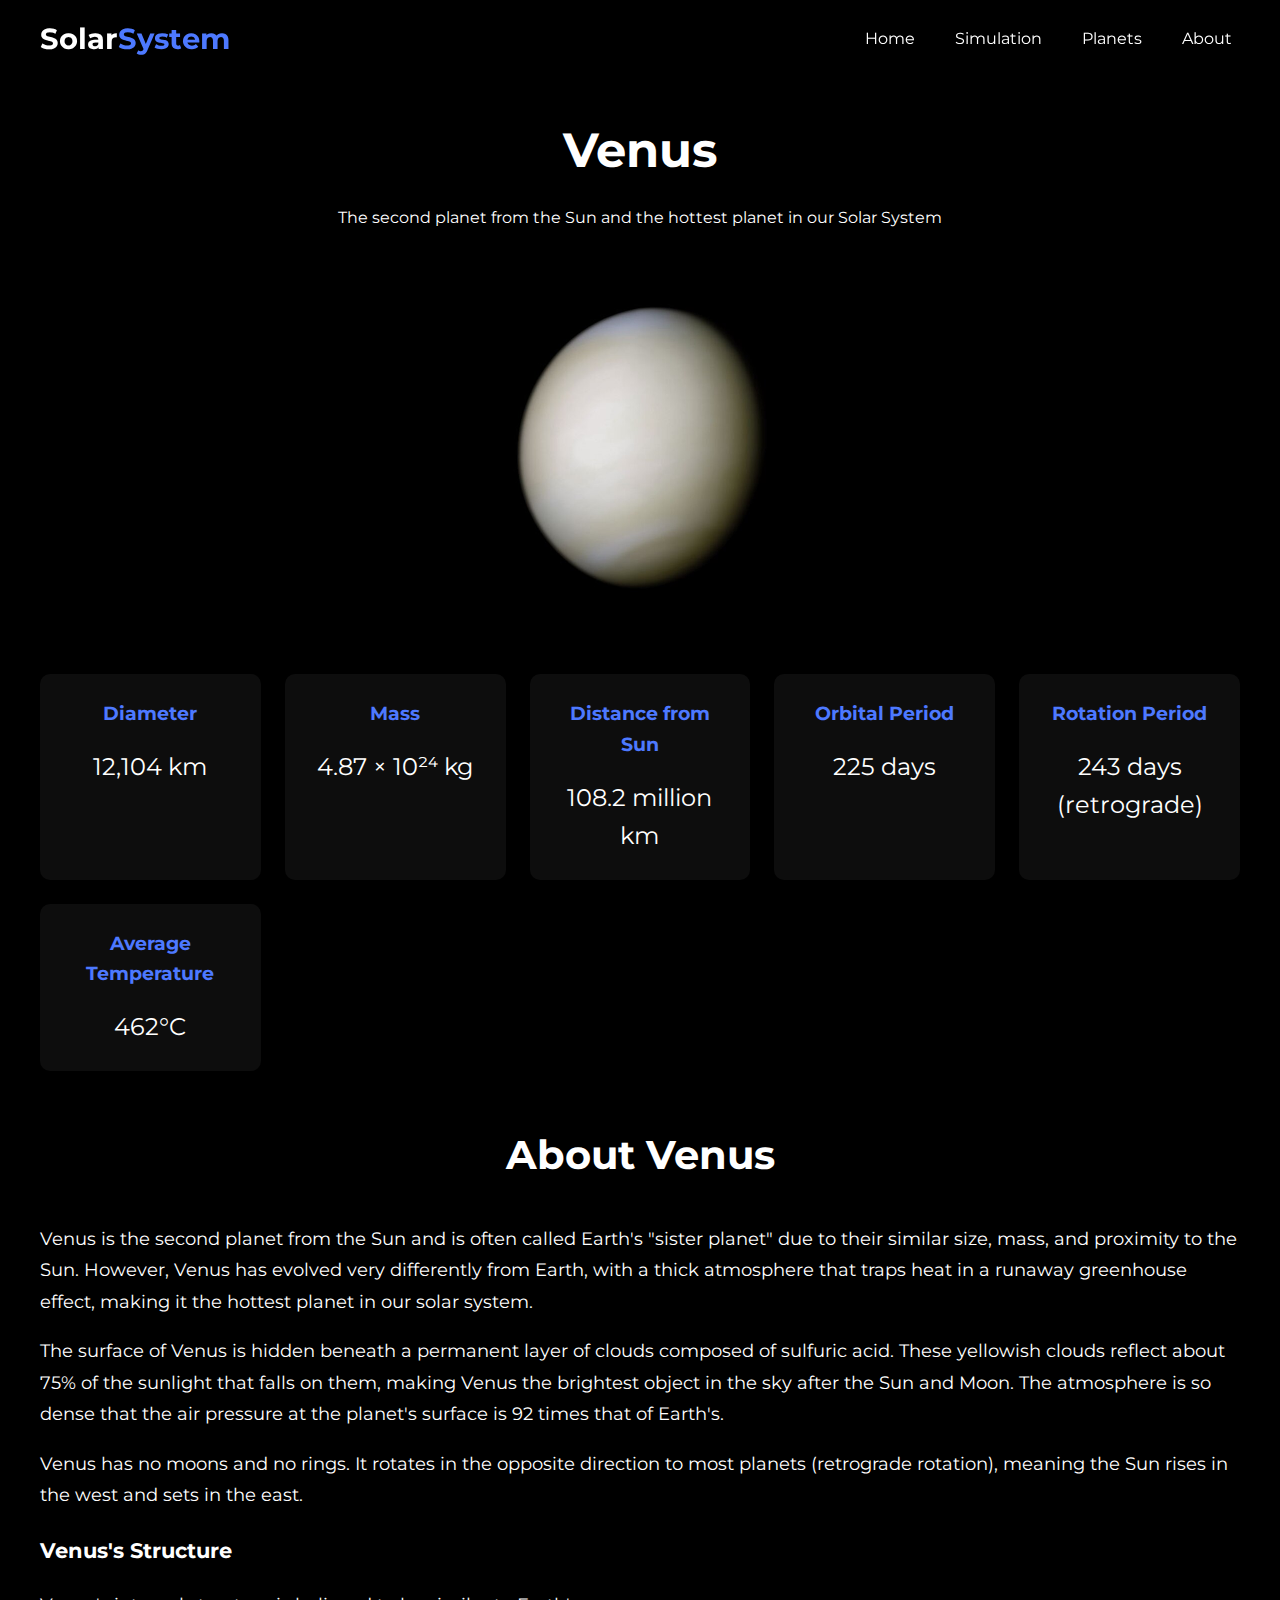
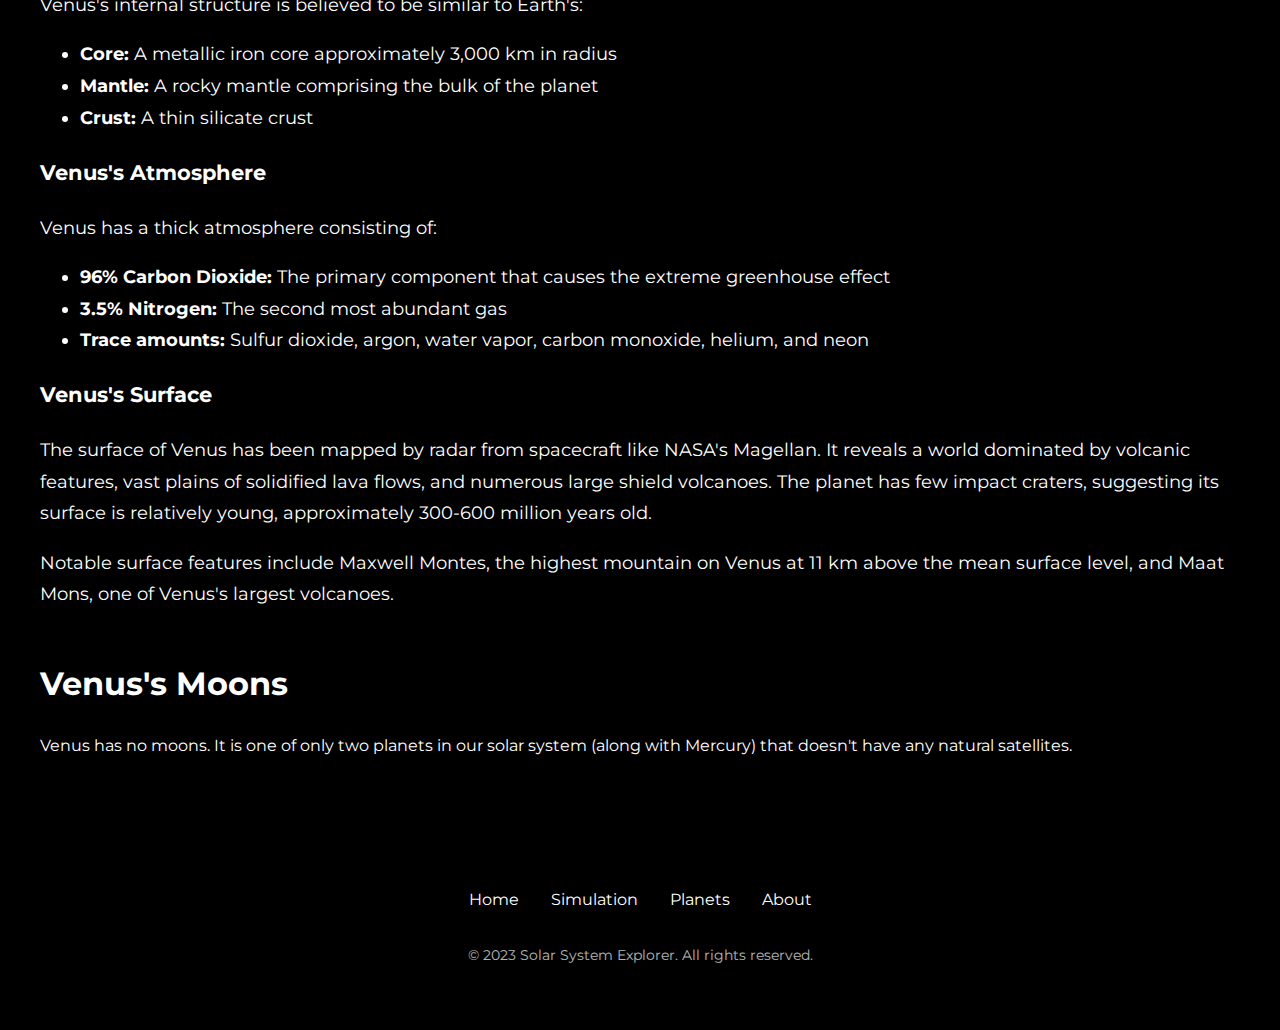
<file: planets/venus.html>
<!DOCTYPE html>
<html lang="en">
<head>
    <meta charset="UTF-8">
    <meta name="viewport" content="width=device-width, initial-scale=1.0">
    <title>Venus | Solar System Explorer</title>
    <link href="https://fonts.googleapis.com/css2?family=Montserrat:wght@400;500;700&display=swap" rel="stylesheet">
    <link rel="stylesheet" href="../css/styles.css">
</head>
<body>
    <header>
        <div class="header-container">
            <a href="../index.html" class="logo">Solar<span>System</span></a>
            <nav>
                <ul>
                    <li><a href="../index.html">Home</a></li>
                    <li><a href="../simulation.html">Simulation</a></li>
                    <li><a href="../planets.html" class="active">Planets</a></li>
                    <li><a href="../about.html">About</a></li>
                </ul>
            </nav>
        </div>
    </header>

    <section class="container planet-detail">
        <div class="planet-header">
            <h1>Venus</h1>
            <p>The second planet from the Sun and the hottest planet in our Solar System</p>
        </div>

        <div class="planet-image">
            <img src="../images/venus.jpg" alt="Venus" style="width: 100%; height: 300px; object-fit: contain; border-radius: 50%; background-color: rgba(0, 0, 0, 0.7); padding: 20px;">
        </div>

        <div class="planet-stats">
            <div class="stat-card">
                <h3>Diameter</h3>
                <p>12,104 km</p>
            </div>
            <div class="stat-card">
                <h3>Mass</h3>
                <p>4.87 × 10²⁴ kg</p>
            </div>
            <div class="stat-card">
                <h3>Distance from Sun</h3>
                <p>108.2 million km</p>
            </div>
            <div class="stat-card">
                <h3>Orbital Period</h3>
                <p>225 days</p>
            </div>
            <div class="stat-card">
                <h3>Rotation Period</h3>
                <p>243 days (retrograde)</p>
            </div>
            <div class="stat-card">
                <h3>Average Temperature</h3>
                <p>462°C</p>
            </div>
        </div>

        <div class="planet-description">
            <h2>About Venus</h2>
            <p>Venus is the second planet from the Sun and is often called Earth's "sister planet" due to their similar size, mass, and proximity to the Sun. However, Venus has evolved very differently from Earth, with a thick atmosphere that traps heat in a runaway greenhouse effect, making it the hottest planet in our solar system.</p>
            
            <p>The surface of Venus is hidden beneath a permanent layer of clouds composed of sulfuric acid. These yellowish clouds reflect about 75% of the sunlight that falls on them, making Venus the brightest object in the sky after the Sun and Moon. The atmosphere is so dense that the air pressure at the planet's surface is 92 times that of Earth's.</p>
            
            <p>Venus has no moons and no rings. It rotates in the opposite direction to most planets (retrograde rotation), meaning the Sun rises in the west and sets in the east.</p>
            
            <h3>Venus's Structure</h3>
            <p>Venus's internal structure is believed to be similar to Earth's:</p>
            <ul>
                <li><strong>Core:</strong> A metallic iron core approximately 3,000 km in radius</li>
                <li><strong>Mantle:</strong> A rocky mantle comprising the bulk of the planet</li>
                <li><strong>Crust:</strong> A thin silicate crust</li>
            </ul>
            
            <h3>Venus's Atmosphere</h3>
            <p>Venus has a thick atmosphere consisting of:</p>
            <ul>
                <li><strong>96% Carbon Dioxide:</strong> The primary component that causes the extreme greenhouse effect</li>
                <li><strong>3.5% Nitrogen:</strong> The second most abundant gas</li>
                <li><strong>Trace amounts:</strong> Sulfur dioxide, argon, water vapor, carbon monoxide, helium, and neon</li>
            </ul>
            
            <h3>Venus's Surface</h3>
            <p>The surface of Venus has been mapped by radar from spacecraft like NASA's Magellan. It reveals a world dominated by volcanic features, vast plains of solidified lava flows, and numerous large shield volcanoes. The planet has few impact craters, suggesting its surface is relatively young, approximately 300-600 million years old.</p>
            
            <p>Notable surface features include Maxwell Montes, the highest mountain on Venus at 11 km above the mean surface level, and Maat Mons, one of Venus's largest volcanoes.</p>
        </div>

        <div class="moons-section">
            <h3>Venus's Moons</h3>
            <p>Venus has no moons. It is one of only two planets in our solar system (along with Mercury) that doesn't have any natural satellites.</p>
        </div>
    </section>

    <footer>
        <div class="footer-content">
            <div class="footer-links">
                <a href="../index.html">Home</a>
                <a href="../simulation.html">Simulation</a>
                <a href="../planets.html">Planets</a>
                <a href="../about.html">About</a>
            </div>
            <p class="copyright">&copy; 2023 Solar System Explorer. All rights reserved.</p>
        </div>
    </footer>

    <script src="../js/main.js"></script>
</body>
</html>
</file>
<file: css/styles.css>
/* Solar System Website Styles */

/* Global Styles */
body {
    margin: 0;
    overflow-x: hidden;
    background-color: #000;
    font-family: 'Montserrat', Arial, sans-serif;
    color: white;
    line-height: 1.6;
}

/* Header Styles */
header {
    background-color: rgba(0, 0, 0, 0.8);
    padding: 1rem 0;
    position: fixed;
    width: 100%;
    top: 0;
    z-index: 1000;
    box-shadow: 0 2px 10px rgba(0, 0, 0, 0.5);
}

.header-container {
    display: flex;
    justify-content: space-between;
    align-items: center;
    max-width: 1200px;
    margin: 0 auto;
    padding: 0 2rem;
}

.logo {
    font-size: 1.8rem;
    font-weight: bold;
    color: #fff;
    text-decoration: none;
}

.logo span {
    color: #4d79ff;
}

/* Navigation */
nav ul {
    display: flex;
    list-style: none;
    margin: 0;
    padding: 0;
}

nav ul li {
    margin-left: 1.5rem;
}

nav ul li a {
    color: #fff;
    text-decoration: none;
    font-size: 1rem;
    transition: color 0.3s;
    padding: 0.5rem;
}

nav ul li a:hover {
    color: #4d79ff;
}

/* Hero Section */
.hero {
    height: 100vh;
    display: flex;
    align-items: center;
    justify-content: center;
    text-align: center;
    background: url('../images/stars-bg.jpg') no-repeat center center;
    background-size: cover;
    position: relative;
}

.hero-content {
    max-width: 800px;
    padding: 2rem;
    z-index: 2;
}

.hero h1 {
    font-size: 3.5rem;
    margin-bottom: 1rem;
    text-shadow: 0 0 10px rgba(0, 0, 0, 0.5);
}

.hero p {
    font-size: 1.2rem;
    margin-bottom: 2rem;
}

.btn {
    display: inline-block;
    background-color: #4d79ff;
    color: white;
    padding: 0.8rem 1.5rem;
    border-radius: 30px;
    text-decoration: none;
    font-weight: bold;
    transition: all 0.3s;
}

.btn:hover {
    background-color: #3a5bbf;
    transform: translateY(-2px);
    box-shadow: 0 5px 15px rgba(77, 121, 255, 0.4);
}

/* Main Content */
.container {
    max-width: 1200px;
    margin: 0 auto;
    padding: 4rem 2rem;
}

section {
    margin-bottom: 5rem;
}

section h2 {
    font-size: 2.5rem;
    margin-bottom: 2rem;
    text-align: center;
}

/* Planets Grid */
.planets-grid {
    display: grid;
    grid-template-columns: repeat(auto-fill, minmax(250px, 1fr));
    gap: 2rem;
}

.planet-card {
    background-color: rgba(255, 255, 255, 0.05);
    border-radius: 10px;
    overflow: hidden;
    transition: transform 0.3s, box-shadow 0.3s;
}

.planet-card:hover {
    transform: translateY(-10px);
    box-shadow: 0 10px 20px rgba(0, 0, 0, 0.3);
}

.planet-card img {
    width: 100%;
    height: 200px;
    object-fit: contain;
    background-color: rgba(0, 0, 0, 0.7);
    padding: 10px 0;
}

.planet-card-content {
    padding: 1.5rem;
}

.planet-card h3 {
    margin-top: 0;
    font-size: 1.5rem;
}

.planet-card p {
    margin-bottom: 1rem;
    opacity: 0.8;
}

.planet-card .btn {
    padding: 0.5rem 1rem;
    font-size: 0.9rem;
}

/* Simulation Canvas */
.simulation-container {
    position: relative;
    width: 100%;
    height: 80vh;
    margin-bottom: 2rem;
}

canvas {
    display: block;
    background-color: #000;
}

/* Simulation Controls */
.controls {
    position: absolute;
    top: 80px; /* Increase this value from what was likely 10px */
    left: 10px;
    background-color: rgba(0, 0, 0, 0.7);
    padding: 10px;
    border-radius: 5px;
    display: flex;
    flex-direction: column;
    gap: 8px;
}

.control-row {
    display: flex;
    align-items: center;
    gap: 10px;
}

button {
    background-color: #333;
    color: white;
    border: 1px solid #555;
    border-radius: 5px;
    padding: 8px 12px;
    cursor: pointer;
    transition: background-color 0.3s;
}

button:hover {
    background-color: #444;
}

input[type="date"] {
    background-color: #333;
    color: white;
    border: 1px solid #555;
    border-radius: 5px;
    padding: 8px;
}

/* Planet Info Tooltip */
.planet-info {
    position: absolute;
    background-color: rgba(10, 20, 40, 0.85);
    padding: 20px;
    border-radius: 12px;
    display: none;
    width: 300px;
    box-shadow: 0 8px 32px rgba(0, 0, 0, 0.6), 0 0 0 1px rgba(77, 121, 255, 0.2);
    z-index: 100;
    backdrop-filter: blur(8px);
    border: 1px solid rgba(77, 121, 255, 0.3);
    color: #ffffff;
    transition: opacity 0.3s, transform 0.3s;
    transform: translateY(10px);
    opacity: 0;
}

.planet-info.visible {
    transform: translateY(0);
    opacity: 1;
}

.planet-info h3 {
    margin-top: 0;
    margin-bottom: 10px;
    color: #4d79ff;
    font-size: 1.5rem;
    border-bottom: 1px solid rgba(77, 121, 255, 0.3);
    padding-bottom: 8px;
}

.planet-info p {
    margin-bottom: 12px;
    line-height: 1.4;
    font-size: 0.95rem;
}

.planet-facts {
    display: grid;
    grid-template-columns: repeat(2, 1fr);
    gap: 8px;
    margin-top: 15px;
    font-size: 0.9rem;
    background-color: rgba(0, 0, 0, 0.3);
    border-radius: 8px;
    padding: 10px;
}

.planet-fact {
    display: flex;
    flex-direction: column;
}

.fact-label {
    font-size: 0.8rem;
    color: #aaa;
}

.fact-value {
    font-weight: bold;
    color: #fff;
}

/* Planet Detail Page */
.planet-detail {
    padding-top: 80px;
}

.planet-header {
    text-align: center;
    margin-bottom: 3rem;
}

.planet-header h1 {
    font-size: 3rem;
    margin-bottom: 0.5rem;
}

.planet-stats {
    display: grid;
    grid-template-columns: repeat(auto-fill, minmax(200px, 1fr));
    gap: 1.5rem;
    margin-bottom: 3rem;
}

.stat-card {
    background-color: rgba(255, 255, 255, 0.05);
    padding: 1.5rem;
    border-radius: 10px;
    text-align: center;
}

.stat-card h3 {
    font-size: 1.2rem;
    margin-top: 0;
    color: #4d79ff;
}

.stat-card p {
    font-size: 1.5rem;
    margin: 0;
}

.planet-description {
    margin-bottom: 3rem;
    font-size: 1.1rem;
    line-height: 1.8;
}

.planet-image {
    width: 100%;
    max-width: 500px;
    height: auto;
    margin: 0 auto 3rem;
    display: block;
    border-radius: 10px;
}

.moons-section h3 {
    font-size: 2rem;
    margin-bottom: 1.5rem;
}

.moons-grid {
    display: grid;
    grid-template-columns: repeat(auto-fill, minmax(200px, 1fr));
    gap: 1.5rem;
}

.moon-card {
    background-color: rgba(255, 255, 255, 0.05);
    padding: 1.5rem;
    border-radius: 10px;
    text-align: center;
}

.moon-card h4 {
    margin-top: 0;
    font-size: 1.3rem;
}

/* About Page */
.about-content {
    max-width: 800px;
    margin: 0 auto;
    padding-top: 80px;
}

.about-content h1 {
    font-size: 3rem;
    margin-bottom: 2rem;
    text-align: center;
}

.about-content p {
    font-size: 1.1rem;
    line-height: 1.8;
    margin-bottom: 1.5rem;
}

/* Footer */
footer {
    background-color: rgba(0, 0, 0, 0.8);
    padding: 3rem 0;
    text-align: center;
}

.footer-content {
    max-width: 1200px;
    margin: 0 auto;
    padding: 0 2rem;
}

.footer-links {
    display: flex;
    justify-content: center;
    margin-bottom: 2rem;
}

.footer-links a {
    color: #fff;
    margin: 0 1rem;
    text-decoration: none;
    transition: color 0.3s;
}

.footer-links a:hover {
    color: #4d79ff;
}

.copyright {
    opacity: 0.7;
    font-size: 0.9rem;
}

/* Responsive Styles */
@media (max-width: 768px) {
    .header-container {
        flex-direction: column;
        padding: 1rem;
    }
    
    nav ul {
        margin-top: 1rem;
    }
    
    nav ul li {
        margin-left: 1rem;
        margin-right: 1rem;
    }
    
    .hero h1 {
        font-size: 2.5rem;
    }
    
    .hero p {
        font-size: 1rem;
    }
    
    section h2 {
        font-size: 2rem;
    }
    
    .planets-grid {
        grid-template-columns: repeat(auto-fill, minmax(200px, 1fr));
    }
    
    .controls {
        padding: 10px;
    }
    
    button {
        padding: 6px 10px;
    }
}
</file>
